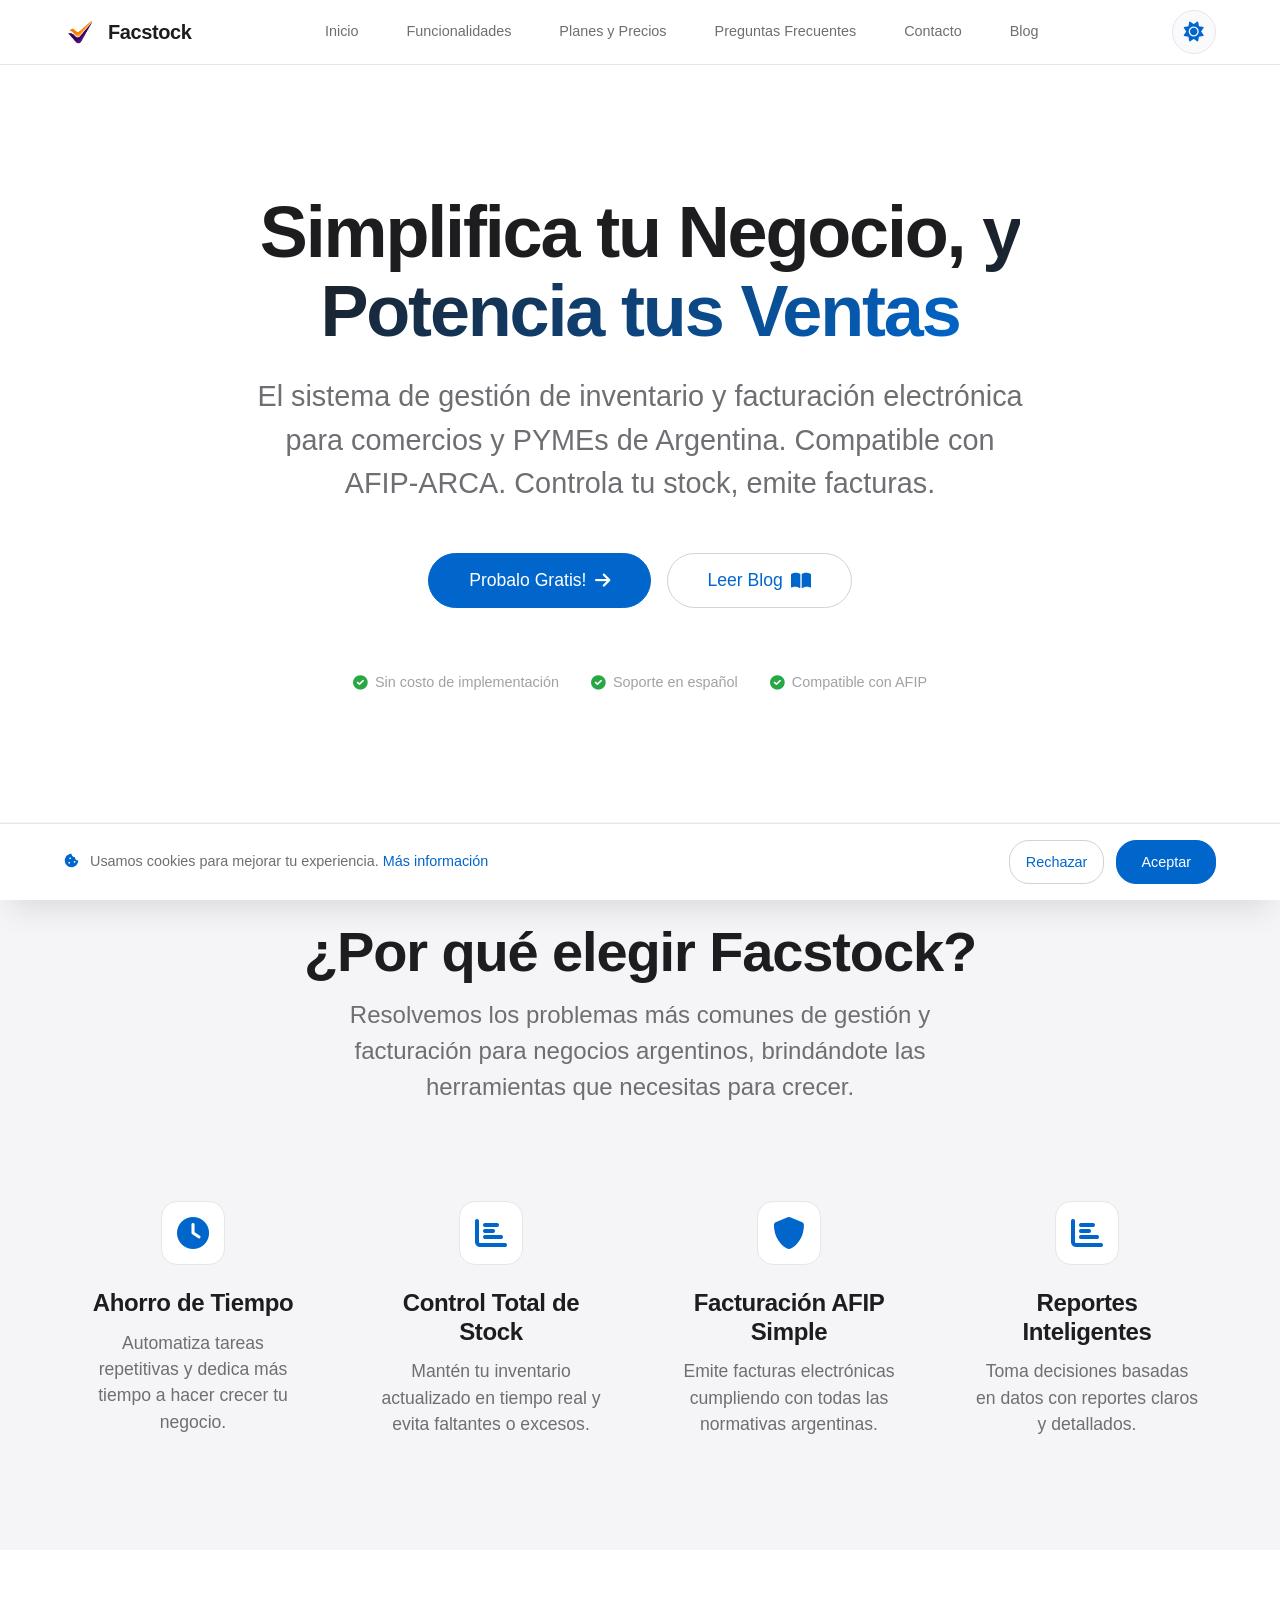
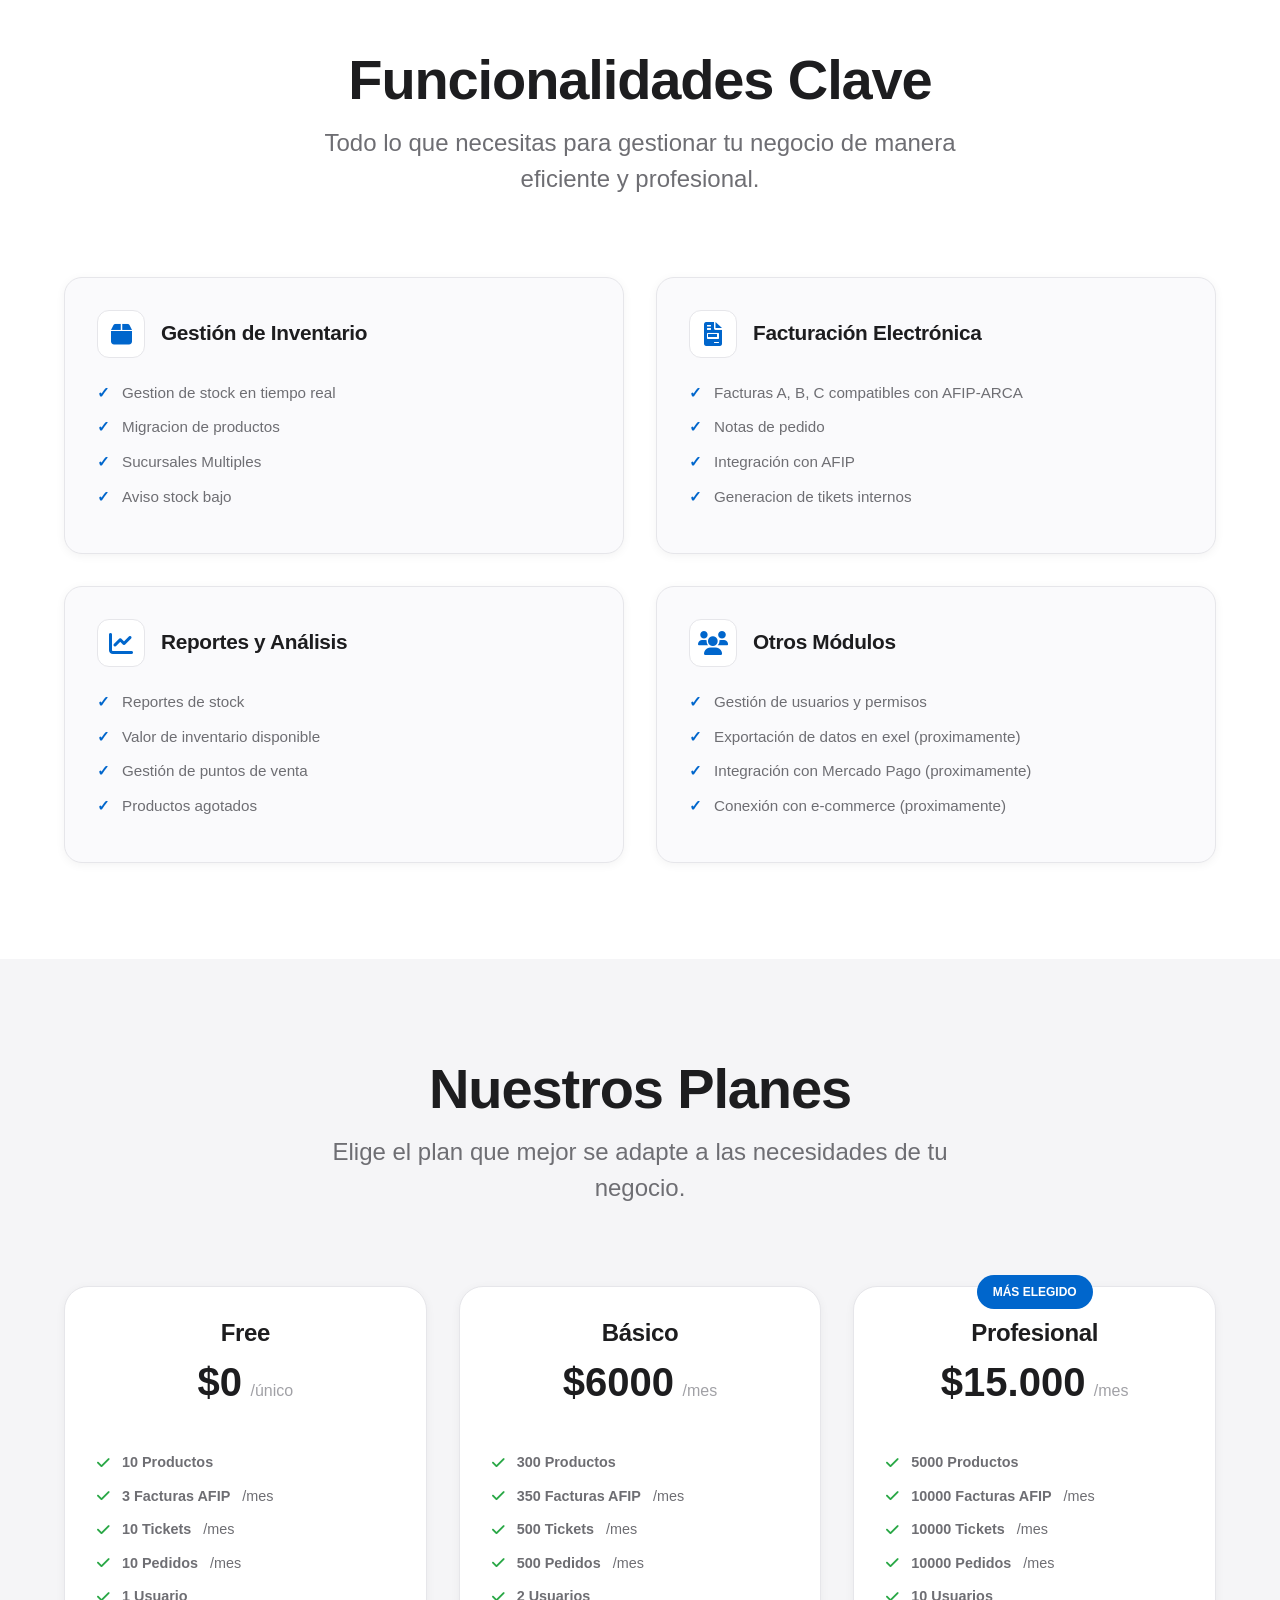
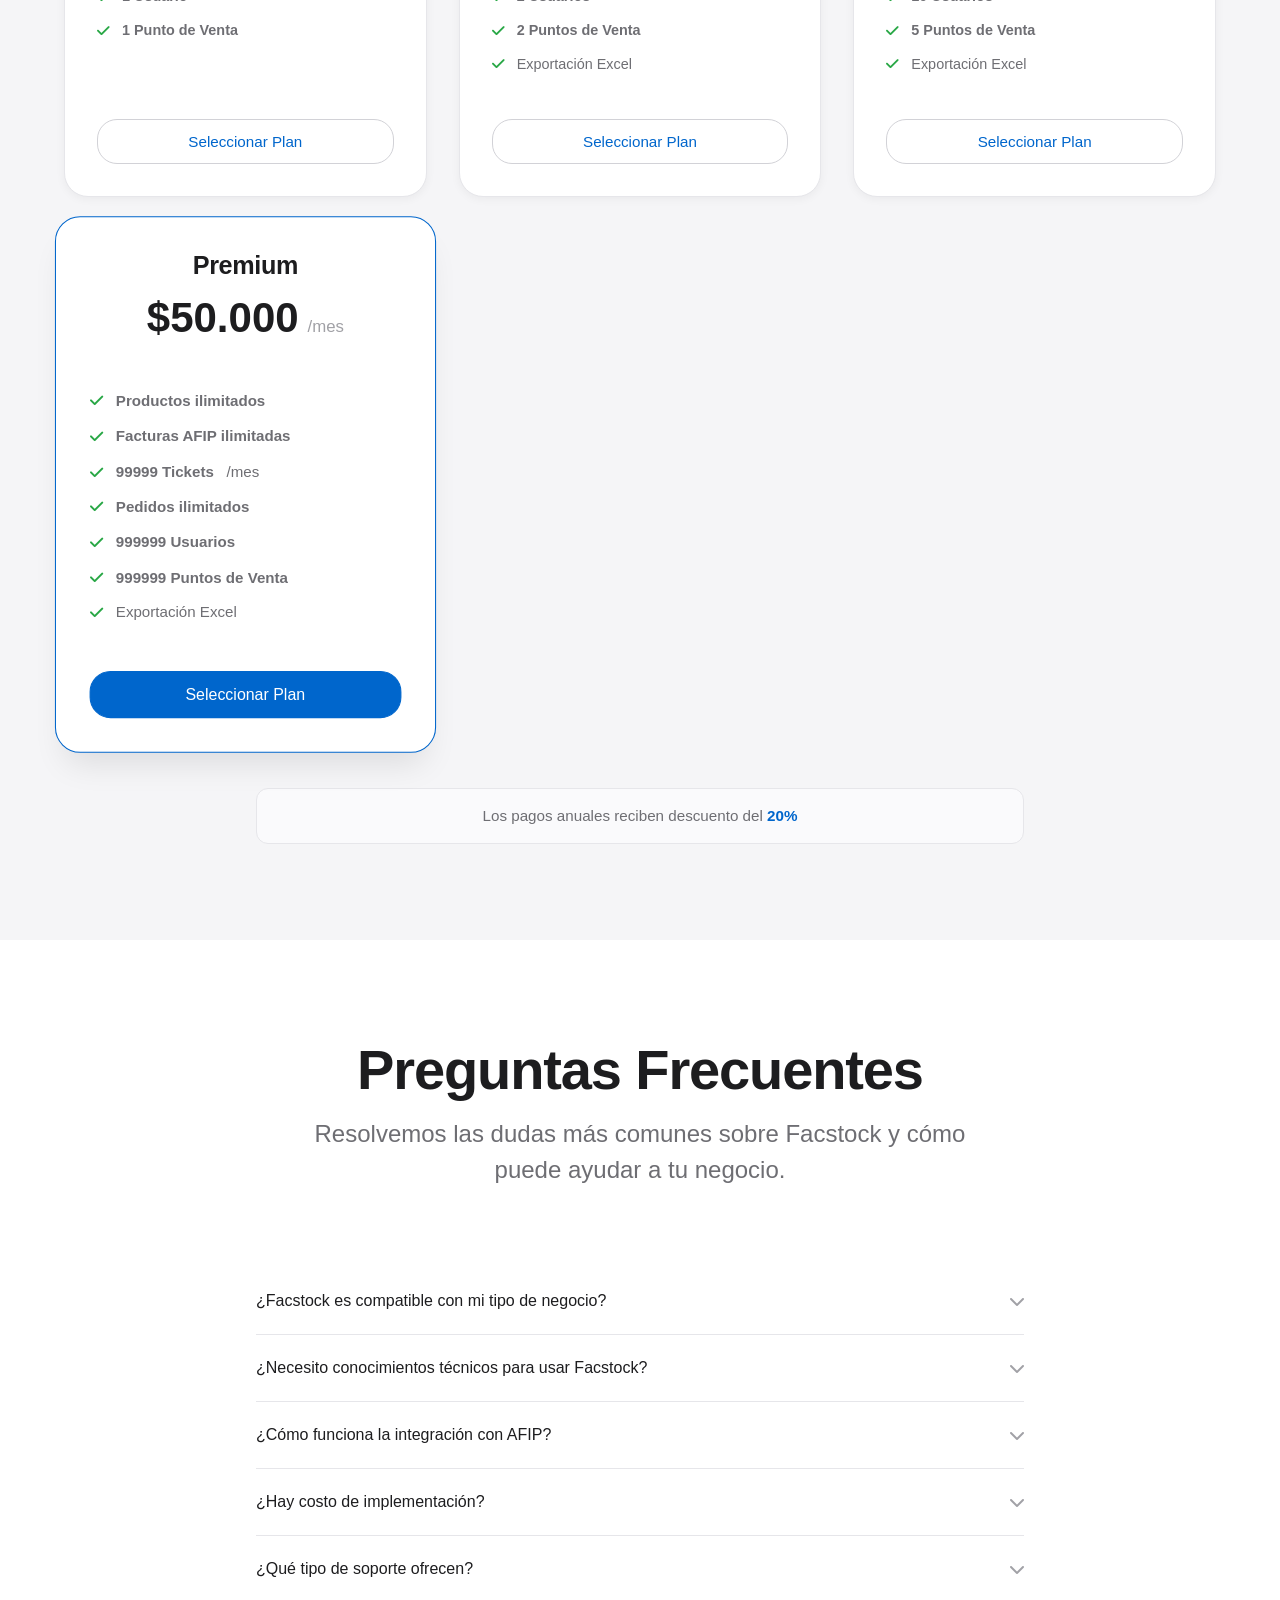
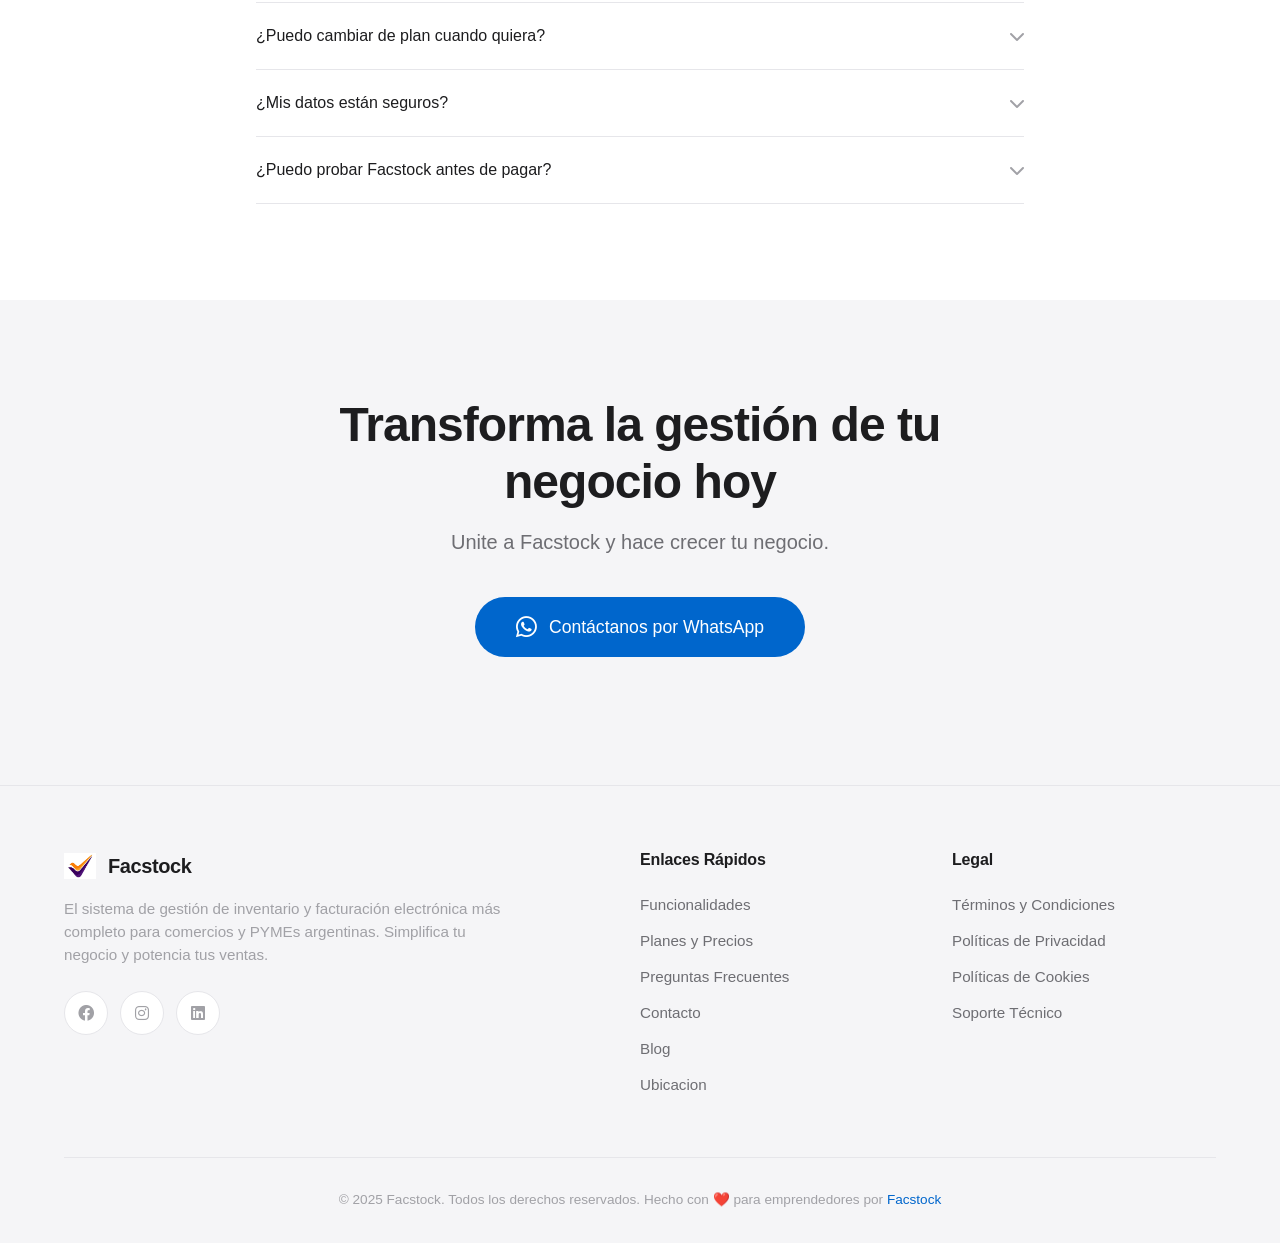
<file: index.html>
<!DOCTYPE html>
<html lang="es">
<head>
    <meta charset="UTF-8">
    <meta name="viewport" content="width=device-width, initial-scale=1.0">
    <title>Facstock | Software de inventario y facturación electrónica para PYMEs</title>
    <meta name="description" content="Facstock es el software argentino para comercios y PYMEs que controla stock, gestiona inventario y emite facturas electrónicas AFIP con facilidad.">
    <meta name="keywords" content="Facstock, software de inventario, facturación electrónica, AFIP, PYMEs Argentina, control de stock, punto de venta, gestión de inventario, venta online">
    <meta name="author" content="Facstock">
    <meta name="robots" content="index, follow">
    <meta name="theme-color" content="#0f172a">
    <link rel="canonical" href="https://facstock.com/">
    
    <!-- Open Graph / Facebook -->
    <meta property="og:site_name" content="Facstock">
    <meta property="og:type" content="website">
    <meta property="og:url" content="https://facstock.com/">
    <meta property="og:title" content="Facstock | Software de inventario y facturación electrónica para PYMEs">
    <meta property="og:description" content="Software para comercios y PYMEs argentinas que gestiona stock y facturación electrónica AFIP en un solo lugar.">
    <meta property="og:image" content="https://facstock.com/images/facstock-logo.webp">

    <!-- Twitter -->
    <meta name="twitter:card" content="summary_large_image">
    <meta name="twitter:url" content="https://facstock.com/">
    <meta name="twitter:title" content="Facstock | Software de inventario y facturación electrónica para PYMEs">
    <meta name="twitter:description" content="Software para comercios y PYMEs argentinas que gestiona stock y facturación electrónica AFIP en un solo lugar.">
    <meta name="twitter:image" content="https://facstock.com/images/facstock-logo.webp">

    <!-- Structured Data -->
    <script type="application/ld+json">
    {
      "@context": "https://schema.org",
      "@type": "WebSite",
      "url": "https://facstock.com/",
      "name": "Facstock",
      "description": "Software de inventario y facturación electrónica para comercios y PYMEs argentinas.",
      "publisher": {
        "@type": "Organization",
        "name": "Facstock",
        "logo": {
          "@type": "ImageObject",
          "url": "https://facstock.com/images/facstock-logo.webp"
        },
        "sameAs": [
          "https://www.facebook.com/profile.php?id=61578581776862",
          "https://www.instagram.com/facstock_/",
          "https://www.linkedin.com/company/facstock/"
        ]
      }
    }
    </script>

    <!-- Favicon -->
    <link rel="icon" type="image/ico" sizes="32x32" href="images/facstock-logo.ico">
    <link rel="icon" type="image/ico" sizes="16x16" href="images/facstock-logo.ico">
    <link rel="apple-touch-icon" href="images/facstock-logo.ico">

    <!-- Preload critical resources -->
    <link rel="stylesheet" href="css/main.css">
    <link rel="preload" href="https://cdnjs.cloudflare.com/ajax/libs/font-awesome/6.0.0/css/all.min.css" as="style">
    
    <!-- Stylesheets -->
    <link rel="stylesheet" href="css/main.css">
    <link href="https://cdnjs.cloudflare.com/ajax/libs/font-awesome/6.0.0/css/all.min.css" rel="stylesheet">

    <style>
        .blog-teaser {
            padding: 4rem 0 2rem;
            background: #f8fafc;
        }

        .blog-teaser .section-header {
            text-align: left;
        }

        .blog-teaser-grid {
            display: grid;
            gap: 1.5rem;
            margin-top: 2rem;
        }

        .blog-card {
            display: grid;
            grid-template-columns: 1fr;
            gap: 1.5rem;
            background: #ffffff;
            border: 1px solid #e2e8f0;
            border-radius: 24px;
            padding: 1.75rem;
        }

        .blog-card img {
            width: 100%;
            max-height: 300px;
            object-fit: cover;
            border-radius: 18px;
        }

        .blog-card-content {
            display: flex;
            flex-direction: column;
            gap: 1rem;
        }

        .blog-card .badge {
            display: inline-flex;
            align-items: center;
            gap: 0.4rem;
            padding: 0.5rem 0.95rem;
            border-radius: 999px;
            background: #e2e8f0;
            color: #0f172a;
            font-size: 0.82rem;
            font-weight: 700;
            text-transform: uppercase;
            letter-spacing: 0.08em;
        }

        .blog-card-title {
            margin: 0;
            font-size: clamp(1.5rem, 2.2vw, 2rem);
            line-height: 1.25;
            color: #111827;
        }

        .blog-card-text {
            margin: 0;
            color: #475569;
            line-height: 1.8;
            font-size: 1rem;
        }

        .blog-card-actions {
            display: flex;
            flex-wrap: wrap;
            gap: 1rem;
        }

        .blog-card .btn-primary,
        .blog-card .btn-outline {
            min-width: 160px;
        }

        @media (min-width: 768px) {
            .blog-card {
                grid-template-columns: 420px 1fr;
                align-items: center;
            }
        }
    </style>

    <!-- Structured Data -->
    <script type="application/ld+json">
    {
      "@context": "https://schema.org",
      "@type": "SoftwareApplication",
      "name": "Facstock",
      "description": "Sistema de gestion de inventario y facturacion electronica para comercios y PYMEs de Argentina",
      "url": "https://facstock.com",
      "applicationCategory": "BusinessApplication",
      "operatingSystem": "Web",
      "brand": {
        "@type": "Brand",
        "name": "Facstock"
      },
      "offers": {
        "@type": "Offer",
        "price": "15000",
        "priceCurrency": "ARS",
        "availability": "https://schema.org/InStock",
        "url": "https://facstock.com/#precios"
      },
      "aggregateRating": {
        "@type": "AggregateRating",
        "ratingValue": "4.9",
        "reviewCount": "150"
      }
    }
    </script>
</head>
<body>
    <!-- Skip to main content for accessibility 
    -->

    <!-- Header -->
    <header class="header" role="banner">
        <div class="container">
            <div class="header-content">
                <!-- Logo -->
                <a href="#main-content" class="skip-link">
                <div class="logo">
                    <img src="images/facstock-logo.webp" alt="Facstock Logo" class="logo-img" width="32" height="32">
                    <span class="logo-text">Facstock</span>
                </div></a>

                <!-- Desktop Navigation -->
                <nav class="nav-desktop" role="navigation" aria-label="Navegación principal">
                    <a href="#inicio" class="nav-link">Inicio</a>
                    <a href="#funcionalidades" class="nav-link">Funcionalidades</a>
                    <a href="#precios" class="nav-link">Planes y Precios</a>
                    <a href="#faq" class="nav-link">Preguntas Frecuentes</a>
                    <a href="#contacto" class="nav-link">Contacto</a>
                    <a href="blog/blog.html" class="nav-link">Blog</a>
                </nav>

                <!-- Desktop Actions -->
                <div class="header-actions">
                    <button class="theme-toggle" id="themeToggle" aria-label="Cambiar tema" type="button">
                        <i class="fas fa-sun sun-icon" aria-hidden="true"></i>
                        <i class="fas fa-moon moon-icon" aria-hidden="true"></i>
                    </button>
                   <!-- <a href="#login" class="login-link">Acceso Clientes</a>
                    <button class="btn btn-primary" type="button">¡Pruébalo Gratis!</button>-->
                </div>

                <!-- Mobile Menu Button -->
                <button class="mobile-menu-btn" id="mobileMenuBtn" aria-label="Abrir menú" aria-expanded="false" type="button">
                    <i class="fas fa-bars" aria-hidden="true"></i>
                </button>
            </div>
        </div>

        <!-- Mobile Menu -->
        <div class="mobile-menu" id="mobileMenu" role="navigation" aria-label="Menú móvil">
            <div class="mobile-menu-content">
                <a href="#inicio" class="mobile-nav-link">Inicio</a>
                <a href="#funcionalidades" class="mobile-nav-link">Funcionalidades</a>
                <a href="#precios" class="mobile-nav-link">Planes y Precios</a>
                <a href="#faq" class="mobile-nav-link">Preguntas Frecuentes</a>
                <a href="#contacto" class="mobile-nav-link">Contacto</a>
                <a href="blog/blog.html" class="mobile-nav-link">Blog</a>
                <div class="mobile-menu-footer">
                    <div class="theme-toggle-mobile">
                        <span>Tema</span>
                        <button class="theme-toggle" id="themeToggleMobile" aria-label="Cambiar tema" type="button">
                            <i class="fas fa-sun sun-icon" aria-hidden="true"></i>
                            <i class="fas fa-moon moon-icon" aria-hidden="true"></i>
                        </button>
                    </div>
                    <!--
                    <a href="#login" class="mobile-login-link">Acceso Clientes</a>
                    <button class="btn btn-primary btn-full" type="button">¡Pruébalo Gratis!</button>-->
                </div>
            </div>
        </div>
    </header>

    <main id="main-content" role="main">
        <!-- Hero Section -->
        <section id="inicio" class="hero" aria-labelledby="hero-title">
            <div class="container">
                <div class="hero-content">
                    <h1 id="hero-title" class="hero-title">
                         Simplifica tu Negocio, 
                        <span class="gradient-text">y Potencia tus Ventas</span>
                    </h1>
                    <p class="hero-subtitle">
                        El sistema de gestión de inventario y facturación electrónica para comercios y PYMEs de Argentina.
                        Compatible con AFIP-ARCA. Controla tu stock, emite facturas.
                    </p>
                    <div class="hero-actions">
                        <a href="https://front.facstock.com/" target="_blank">
                        <button class="btn btn-primary btn-large" type="button">
                            Probalo Gratis!
                            <i class="fas fa-arrow-right" aria-hidden="true"></i>
                        </button></a>
                        <a href="blog/blog.html">
                        <button class="btn btn-outline btn-large" type="button">
                            Leer Blog
                            <i class="fas fa-book-open" aria-hidden="true"></i>
                        </button></a>
                    </div>
                    <div class="hero-features">
                        <div class="hero-feature">
                            <i class="fas fa-check-circle" aria-hidden="true"></i>
                            <span>Sin costo de implementación</span>
                        </div>
                        <div class="hero-feature">
                            <i class="fas fa-check-circle" aria-hidden="true"></i>
                            <span>Soporte en español</span>
                        </div>
                        <div class="hero-feature">
                            <i class="fas fa-check-circle" aria-hidden="true"></i>
                            <span>Compatible con AFIP</span>
                        </div>
                    </div>
                </div>
            </div>
        </section>

      

        <!-- Benefits Section -->
        <section class="benefits" aria-labelledby="benefits-title">
            <div class="container">
                <div class="section-header">
                    <h2 id="benefits-title" class="section-title">¿Por qué elegir Facstock?</h2>
                    <p class="section-subtitle">
                        Resolvemos los problemas más comunes de gestión y facturación para negocios argentinos, 
                        brindándote las herramientas que necesitas para crecer.
                    </p>
                </div>
                <div class="benefits-grid">
                    <article class="benefit-card">
                        <div class="benefit-icon orange" aria-hidden="true">
                            <i class="fas fa-clock"></i>
                        </div>
                        <h3 class="benefit-title">Ahorro de Tiempo</h3>
                        <p class="benefit-description">Automatiza tareas repetitivas y dedica más tiempo a hacer crecer tu negocio.</p>
                    </article>
                    <article class="benefit-card">
                        <div class="benefit-icon purple" aria-hidden="true">
                            <i class="fas fa-chart-bar"></i>
                        </div>
                        <h3 class="benefit-title">Control Total de Stock</h3>
                        <p class="benefit-description">Mantén tu inventario actualizado en tiempo real y evita faltantes o excesos.</p>
                    </article>
                    <article class="benefit-card">
                        <div class="benefit-icon orange" aria-hidden="true">
                            <i class="fas fa-shield-alt"></i>
                        </div>
                        <h3 class="benefit-title">Facturación AFIP Simple</h3>
                        <p class="benefit-description">Emite facturas electrónicas cumpliendo con todas las normativas argentinas.</p>
                    </article>
                    <article class="benefit-card">
                        <div class="benefit-icon purple" aria-hidden="true">
                            <i class="fas fa-chart-bar"></i>
                        </div>
                        <h3 class="benefit-title">Reportes Inteligentes</h3>
                        <p class="benefit-description">Toma decisiones basadas en datos con reportes claros y detallados.</p>
                    </article>
                </div>
            </div>
        </section>

        <!-- Features Section -->
        <section id="funcionalidades" class="features" aria-labelledby="features-title">
            <div class="container">
                <div class="section-header">
                    <h2 id="features-title" class="section-title">Funcionalidades Clave</h2>
                    <p class="section-subtitle">
                        Todo lo que necesitas para gestionar tu negocio de manera eficiente y profesional.
                    </p>
                </div>
                <div class="features-grid">
                    <article class="feature-card">
                        <div class="feature-header">
                            <div class="feature-icon orange" aria-hidden="true">
                                <i class="fas fa-box"></i>
                            </div>
                            <h3 class="feature-title">Gestión de Inventario</h3>
                        </div>
                        <ul class="feature-list">
                            <li>Gestion de stock en tiempo real</li>
                            <li>Migracion de productos</li>
                            <li>Sucursales Multiples</li>
                            <li>Aviso stock bajo</li>
                           <!-- <li>Múltiples depósitos/sucursales</li>-->
                        </ul>
                    </article>
                    <article class="feature-card">
                        <div class="feature-header">
                            <div class="feature-icon purple" aria-hidden="true">
                                <i class="fas fa-file-invoice"></i>
                            </div>
                            <h3 class="feature-title">Facturación Electrónica</h3>
                        </div>
                        <ul class="feature-list">
                            <li>Facturas A, B, C compatibles con AFIP-ARCA</li>
                            <li>Notas de pedido</li>
                           <!-- <li>Personalización de comprobantes</li>
                            <li>Gestión de clientes y proveedores</li>-->
                            <li>Integración con AFIP</li>
                            <li>Generacion de tikets internos</li>
                        </ul>
                    </article>
                    <article class="feature-card">
                        <div class="feature-header">
                            <div class="feature-icon orange" aria-hidden="true">
                                <i class="fas fa-chart-line"></i>
                            </div>
                            <h3 class="feature-title">Reportes y Análisis</h3>
                        </div>
                        <ul class="feature-list">
                            <!--<li>Informes de ventas y rentabilidad</li>-->
                            <li>Reportes de stock</li>
                            <li>Valor de inventario disponible</li>
                            <li>Gestión de puntos de venta</li>
                            <li>Productos agotados</li>
                        </ul>
                    </article>
                    <article class="feature-card">
                        <div class="feature-header">
                            <div class="feature-icon purple" aria-hidden="true">
                                <i class="fas fa-users"></i>
                            </div>
                            <h3 class="feature-title">Otros Módulos</h3>
                        </div>
                        <ul class="feature-list">
                           <!-- <li>CRM básico integrado</li>-->
                           <li>Gestión de usuarios y permisos</li>
                           <li>Exportación de datos en exel (proximamente)</li>
                            <li>Integración con Mercado Pago (proximamente)</li>
                            <li>Conexión con e-commerce (proximamente)</li>
                        </ul>
                    </article>
                </div>
            </div>
        </section>

       <!-- Pricing Section -->
<section id="precios" class="pricing" aria-labelledby="pricing-title">
    <div class="container">
        <div class="section-header">
            <h2 id="pricing-title" class="section-title">Nuestros Planes</h2>
            <p class="section-subtitle">
                Elige el plan que mejor se adapte a las necesidades de tu negocio.
            </p>
        </div>
        
        <div class="pricing-grid">
            <!-- Plan Free -->
            <article class="pricing-card">
                <div class="pricing-header">
                    <h3 class="plan-name">Free</h3>
                    <div class="plan-price">
                        <span class="price">$0</span>
                        <span class="period">/único</span>
                    </div>
                </div>
                <ul class="plan-features">
                    <li><i class="fas fa-check" aria-hidden="true"></i> <strong>10 Productos</strong></li>
                    <li><i class="fas fa-check" aria-hidden="true"></i> <strong>3 Facturas AFIP</strong>/mes</li>
                    <li><i class="fas fa-check" aria-hidden="true"></i> <strong>10 Tickets</strong>/mes</li>
                    <li><i class="fas fa-check" aria-hidden="true"></i> <strong>10 Pedidos</strong>/mes</li>
                    <li><i class="fas fa-check" aria-hidden="true"></i> <strong>1 Usuario</strong></li>
                    <li><i class="fas fa-check" aria-hidden="true"></i> <strong>1 Punto de Venta</strong></li>
                </ul>
                <a href="https://front.facstock.com/" target="_blank">
                    <button class="btn btn-outline btn-full" type="button">Seleccionar Plan</button>
                </a>
            </article>

            <!-- Plan Básico -->
            <article class="pricing-card">
                
                <div class="pricing-header">
                    <h3 class="plan-name">Básico</h3>
                    <div class="plan-price">
                        <span class="price">$6000</span>
                        <span class="period">/mes</span>
                    </div>
                </div>
                <ul class="plan-features">
                    <li><i class="fas fa-check" aria-hidden="true"></i> <strong>300 Productos</strong></li>
                    <li><i class="fas fa-check" aria-hidden="true"></i> <strong>350 Facturas AFIP</strong>/mes</li>
                    <li><i class="fas fa-check" aria-hidden="true"></i> <strong>500 Tickets</strong>/mes</li>
                    <li><i class="fas fa-check" aria-hidden="true"></i> <strong>500 Pedidos</strong>/mes</li>
                    <li><i class="fas fa-check" aria-hidden="true"></i> <strong>2 Usuarios</strong></li>
                    <li><i class="fas fa-check" aria-hidden="true"></i> <strong>2 Puntos de Venta</strong></li>
                    <li><i class="fas fa-check" aria-hidden="true"></i> Exportación Excel</li>
                </ul>
                <a href="https://front.facstock.com/" target="_blank">
                    <button class="btn btn-outline btn-full" type="button">Seleccionar Plan</button>
                </a>
            </article>

            <!-- Plan Profesional -->
            <article class="pricing-card">
                <div class="pricing-header">
                     <div class="popular-badge">MÁS ELEGIDO</div>
                    <h3 class="plan-name">Profesional</h3>
                    <div class="plan-price">
                        <span class="price">$15.000</span>
                        <span class="period">/mes</span>
                    </div>
                </div>
                <ul class="plan-features">
                    <li><i class="fas fa-check" aria-hidden="true"></i> <strong>5000 Productos</strong></li>
                    <li><i class="fas fa-check" aria-hidden="true"></i> <strong>10000 Facturas AFIP</strong>/mes</li>
                    <li><i class="fas fa-check" aria-hidden="true"></i> <strong>10000 Tickets</strong>/mes</li>
                    <li><i class="fas fa-check" aria-hidden="true"></i> <strong>10000 Pedidos</strong>/mes</li>
                    <li><i class="fas fa-check" aria-hidden="true"></i> <strong>10 Usuarios</strong></li>
                    <li><i class="fas fa-check" aria-hidden="true"></i> <strong>5 Puntos de Venta</strong></li>
                    <li><i class="fas fa-check" aria-hidden="true"></i> Exportación Excel</li>
                </ul>
                <a href="https://front.facstock.com/" target="_blank">
                    <button class="btn btn-outline btn-full" type="button">Seleccionar Plan</button>
                </a>
            </article>

            <!-- Plan Premium -->
            <article class="pricing-card popular">
               
                <div class="pricing-header">
                    <h3 class="plan-name">Premium</h3>
                    <div class="plan-price">
                        <span class="price">$50.000</span>
                        <span class="period">/mes</span>
                    </div>
                </div>
                <ul class="plan-features">
                    <li><i class="fas fa-check" aria-hidden="true"></i> <strong>Productos ilimitados</strong></li>
                    <li><i class="fas fa-check" aria-hidden="true"></i> <strong>Facturas AFIP ilimitadas</strong></li>
                    <li><i class="fas fa-check" aria-hidden="true"></i> <strong>99999 Tickets</strong>/mes</li>
                    <li><i class="fas fa-check" aria-hidden="true"></i> <strong>Pedidos ilimitados</strong></li>
                    <li><i class="fas fa-check" aria-hidden="true"></i> <strong>999999 Usuarios</strong></li>
                    <li><i class="fas fa-check" aria-hidden="true"></i> <strong>999999 Puntos de Venta</strong></li>
                    <li><i class="fas fa-check" aria-hidden="true"></i> Exportación Excel</li>
                </ul>
                <a href="https://front.facstock.com/" target="_blank">
                    <button class="btn btn-primary btn-full" type="button">Seleccionar Plan</button>
                </a>
            </article>
        </div>
        
        <!-- Nota opcional sobre facturación -->
        <div class="pricing-note">
            <p> Los pagos anuales reciben descuento del 
            <strong>20%</strong></p>
        </div>
    </div>
</section>

        <!-- FAQ Section -->
        <section id="faq" class="faq" aria-labelledby="faq-title">
            <div class="container">
                <div class="section-header">
                    <h2 id="faq-title" class="section-title">Preguntas Frecuentes</h2>
                    <p class="section-subtitle">
                        Resolvemos las dudas más comunes sobre Facstock y cómo puede ayudar a tu negocio.
                    </p>
                </div>
                <div class="faq-container">
                    <article class="faq-item">
                        <button class="faq-question" data-faq="0" aria-expanded="false" type="button">
                            ¿Facstock es compatible con mi tipo de negocio?
                            <i class="fas fa-chevron-down" aria-hidden="true"></i>
                        </button>
                        <div class="faq-answer">
                            <p>Facstock está diseñado para todo tipo de comercios y PYMEs: kioscos, tiendas de ropa, ferreterías, minimercados, librerías, distribuidoras y más. Si vendes productos y necesitas facturar, Facstock es para ti.</p>
                        </div>
                    </article>
                    <article class="faq-item">
                        <button class="faq-question" data-faq="1" aria-expanded="false" type="button">
                            ¿Necesito conocimientos técnicos para usar Facstock?
                            <i class="fas fa-chevron-down" aria-hidden="true"></i>
                        </button>
                        <div class="faq-answer">
                            <p>No, Facstock está diseñado para ser intuitivo y fácil de usar. Nuestro equipo te ayuda con la configuración inicial y ofrecemos capacitación para que puedas aprovechar al máximo todas las funcionalidades.</p>
                        </div>
                    </article>
                    <article class="faq-item">
                        <button class="faq-question" data-faq="2" aria-expanded="false" type="button">
                            ¿Cómo funciona la integración con AFIP?
                            <i class="fas fa-chevron-down" aria-hidden="true"></i>
                        </button>
                        <div class="faq-answer">
                            <p>Facstock se conecta automáticamente con AFIP-ARCA para emitir facturas electrónicas válidas. Solo necesitas tus credenciales fiscales y nosotros nos encargamos del resto. Todas las facturas cumplen con la normativa argentina.</p>
                        </div>
                    </article>
                    <article class="faq-item">
                        <button class="faq-question" data-faq="3" aria-expanded="false" type="button">
                            ¿Hay costo de implementación?
                            <i class="fas fa-chevron-down" aria-hidden="true"></i>
                        </button>
                        <div class="faq-answer">
                            <p>No, la implementación de Facstock es completamente gratuita. Solo pagas la suscripción mensual del plan que elijas. Nuestro equipo te ayuda con la configuración inicial sin costo adicional.</p>
                        </div>
                    </article>
                    <article class="faq-item">
                        <button class="faq-question" data-faq="4" aria-expanded="false" type="button">
                            ¿Qué tipo de soporte ofrecen?
                            <i class="fas fa-chevron-down" aria-hidden="true"></i>
                        </button>
                        <div class="faq-answer">
                            <p>Ofrecemos soporte en español por email, chat y WhatsApp. Los tiempos de respuesta varían según el plan: Plan Emprendedor (24-48hs), Plan PYME (8-12hs), Plan Pro (soporte prioritario 24/7).</p>
                        </div>
                    </article>
                    <article class="faq-item">
                        <button class="faq-question" data-faq="5" aria-expanded="false" type="button">
                            ¿Puedo cambiar de plan cuando quiera?
                            <i class="fas fa-chevron-down" aria-hidden="true"></i>
                        </button>
                        <div class="faq-answer">
                            <p>Sí, puedes cambiar tu plan en cualquier momento. Si necesitas más funcionalidades puedes hacer upgrade, y si necesitas reducir costos puedes hacer downgrade. Los cambios se aplican en el próximo período de facturación.</p>
                        </div>
                    </article>
                    <article class="faq-item">
                        <button class="faq-question" data-faq="6" aria-expanded="false" type="button">
                            ¿Mis datos están seguros?
                            <i class="fas fa-chevron-down" aria-hidden="true"></i>
                        </button>
                        <div class="faq-answer">
                            <p>Absolutamente. Utilizamos encriptación de nivel bancario y servidores seguros. Realizamos backups automáticos diarios y cumplimos con todas las normativas de protección de datos. Tu información está completamente protegida.</p>
                        </div>
                    </article>
                    <article class="faq-item">
                        <button class="faq-question" data-faq="7" aria-expanded="false" type="button">
                            ¿Puedo probar Facstock antes de pagar?
                            <i class="fas fa-chevron-down" aria-hidden="true"></i>
                        </button>
                        <div class="faq-answer">
                            <p>¡Por supuesto! Ofrecemos  prueba gratuita sin compromiso. Puedes probar todas las funcionalidades y decidir si Facstock es la solución ideal para tu negocio.</p>
                        </div>
                    </article>
                </div>
            </div>
        </section>

       <!-- CTA Section -->
<section id="contacto" class="cta" aria-labelledby="cta-title">
    <div class="container">
        <div class="cta-content">
            <h2 id="cta-title" class="cta-title">Transforma la gestión de tu negocio hoy</h2>
            <p class="cta-subtitle">
                Unite a Facstock y hace crecer tu negocio.
            </p>
            <div class="cta-contact">
                <a href="https://wa.me/5493834901162?text=¡Hola%20Facstock!%20Estoy%20interesado%20en%20conocer%20más%20sobre%20su%20sistema" 
                   class="whatsapp-btn" 
                   target="_blank" 
                   rel="noopener noreferrer">
                    <i class="fab fa-whatsapp" aria-hidden="true"></i>
                    <span>Contáctanos por WhatsApp</span>
                </a>
            </div>
            
        </div>
    </div>
</section>

    </main>

    <!-- Footer -->
    <footer class="footer" role="contentinfo">
        <div class="container">
            <div class="footer-content">
                <div class="footer-main">
                    <div class="footer-brand">
                        <img src="images/facstock-logo.webp" alt="Facstock Logo" class="footer-logo" width="32" height="32">
                        <span class="footer-brand-text">Facstock</span>
                    </div>
                    <p class="footer-description">
                        El sistema de gestión de inventario y facturación electrónica más completo para comercios y PYMEs
                        argentinas. Simplifica tu negocio y potencia tus ventas.
                    </p>
                    <div class="footer-social">
                        <a href="https://www.facebook.com/profile.php?id=61578581776862" target="_blank" class="social-link" aria-label="Facebook"><i class="fab fa-facebook" aria-hidden="true"></i></a>
                        <a href="https://www.instagram.com/facstock_/" target="_blank" class="social-link" aria-label="Instagram"><i class="fab fa-instagram" aria-hidden="true"></i></a>
                        <a href="https://www.linkedin.com/company/facstock/" target="_blank" class="social-link" aria-label="LinkedIn"><i class="fab fa-linkedin" aria-hidden="true"></i></a>
                    </div>
                </div>
                <div class="footer-links">
                    <h3 class="footer-title">Enlaces Rápidos</h3>
                    <ul class="footer-list">
                        <li><a href="#funcionalidades" class="footer-link">Funcionalidades</a></li>
                        <li><a href="#precios" class="footer-link">Planes y Precios</a></li>
                        <li><a href="#faq" class="footer-link">Preguntas Frecuentes</a></li>
                        <li><a href="#contacto" class="footer-link">Contacto</a></li>
                        <li><a href="blog/blog.html" class="footer-link">Blog</a></li>
                        <li>   <a href="https://maps.app.goo.gl/HWqXecHLHPqGzmUv5" class="footer-link" target="_blank">Ubicacion</a></li>
                    </ul>
                </div>
                <div class="footer-legal">
                    <h3 class="footer-title">Legal</h3>
                    <ul class="footer-list">
                        <li><a href="./terminos-y-condiciones.html" class="footer-link">Términos y Condiciones</a></li>
                        <li><a href="./politica-de-privacidad.html" class="footer-link">Políticas de Privacidad</a></li>
                        <li><a href="./politica-de-cookies.html" class="footer-link">Políticas de Cookies</a></li>
                        <li><a href="https://wa.me/5493834901162?text=¡Hola%20Facstock estoy por el soporte tecnico" target="_blank" class="footer-link">Soporte Técnico</a></li>
                    </ul>
                </div>
            </div>
            <div class="footer-bottom">
                <p>&copy; 2025 Facstock. Todos los derechos reservados. Hecho con ❤️ para emprendedores por
                    <a href="https://www.linkedin.com/company/facstock/" target="_blank"  >Facstock</a>
                </p>
            </div>
        </div>
    </footer>

    <script src="script.js"></script>
</body>
<!-- Cookie Consent Banner -->
<div class="cookie-consent" id="cookieConsent" style="display: none; position: fixed; bottom: 0; left: 0; right: 0; background: var(--bg-primary); border-top: 1px solid var(--border-light); padding: 1rem; box-shadow: var(--shadow-lg); z-index: 9999; backdrop-filter: blur(10px);">
    <div class="container" style="display: flex; flex-wrap: wrap; align-items: center; justify-content: space-between; gap: 1rem;">
        <div style="flex: 1; min-width: 250px;">
            <p style="margin: 0; color: var(--text-secondary); font-size: 0.9rem;">
                <i class="fas fa-cookie-bite" style="color: var(--accent-color); margin-right: 0.5rem;"></i>
                Usamos cookies para mejorar tu experiencia. 
                <a href="politica-de-cookies.html" style="color: var(--accent-color);">Más información</a>
            </p>
        </div>
        <div style="display: flex; gap: 0.75rem; flex-wrap: wrap;">
            <button class="btn btn-outline" style="padding: 0.5rem 1rem; font-size: 0.9rem;" onclick="rejectCookies()">Rechazar</button>
            <button class="btn btn-primary" style="padding: 0.5rem 1.5rem; font-size: 0.9rem;" onclick="acceptCookies()">Aceptar</button>
        </div>
    </div>
</div>

<script>
// Cookie Consent Management
function getCookie(name) {
    const value = `; ${document.cookie}`;
    const parts = value.split(`; ${name}=`);
    if (parts.length === 2) return parts.pop().split(';').shift();
}

function setCookie(name, value, days) {
    const date = new Date();
    date.setTime(date.getTime() + (days * 24 * 60 * 60 * 1000));
    document.cookie = `${name}=${value};expires=${date.toUTCString()};path=/;SameSite=Lax`;
}

function acceptCookies() {
    setCookie('cookie_consent', 'accepted', 365);
    document.getElementById('cookieConsent').style.display = 'none';
    // Aquí puedes activar Google Analytics u otros servicios
    console.log('Cookies aceptadas');
}

function rejectCookies() {
    setCookie('cookie_consent', 'rejected', 365);
    document.getElementById('cookieConsent').style.display = 'none';
    // Aquí puedes desactivar Google Analytics
    console.log('Cookies rechazadas');
}

// Verificar consentimiento al cargar la página
document.addEventListener('DOMContentLoaded', function() {
    const consent = getCookie('cookie_consent');
    if (!consent) {
        document.getElementById('cookieConsent').style.display = 'block';
    }
});
</script>
</html>
</file>
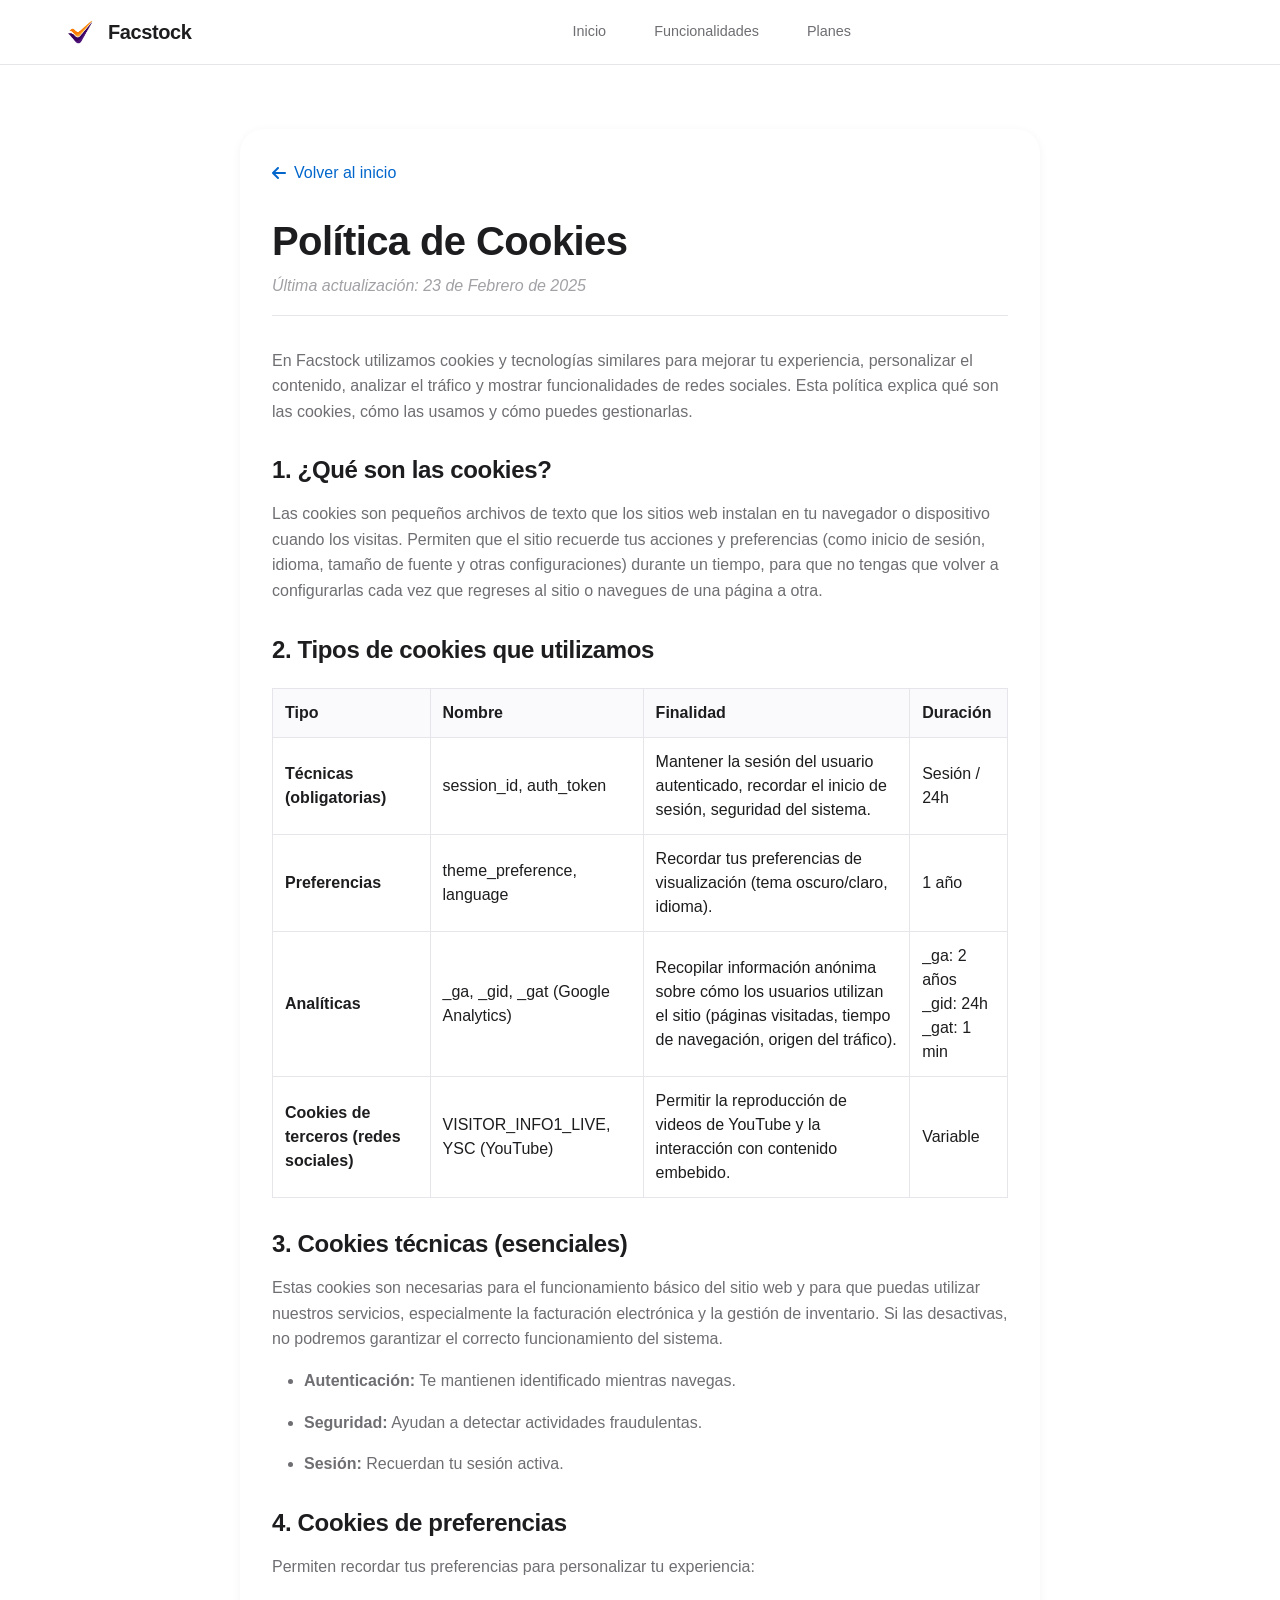
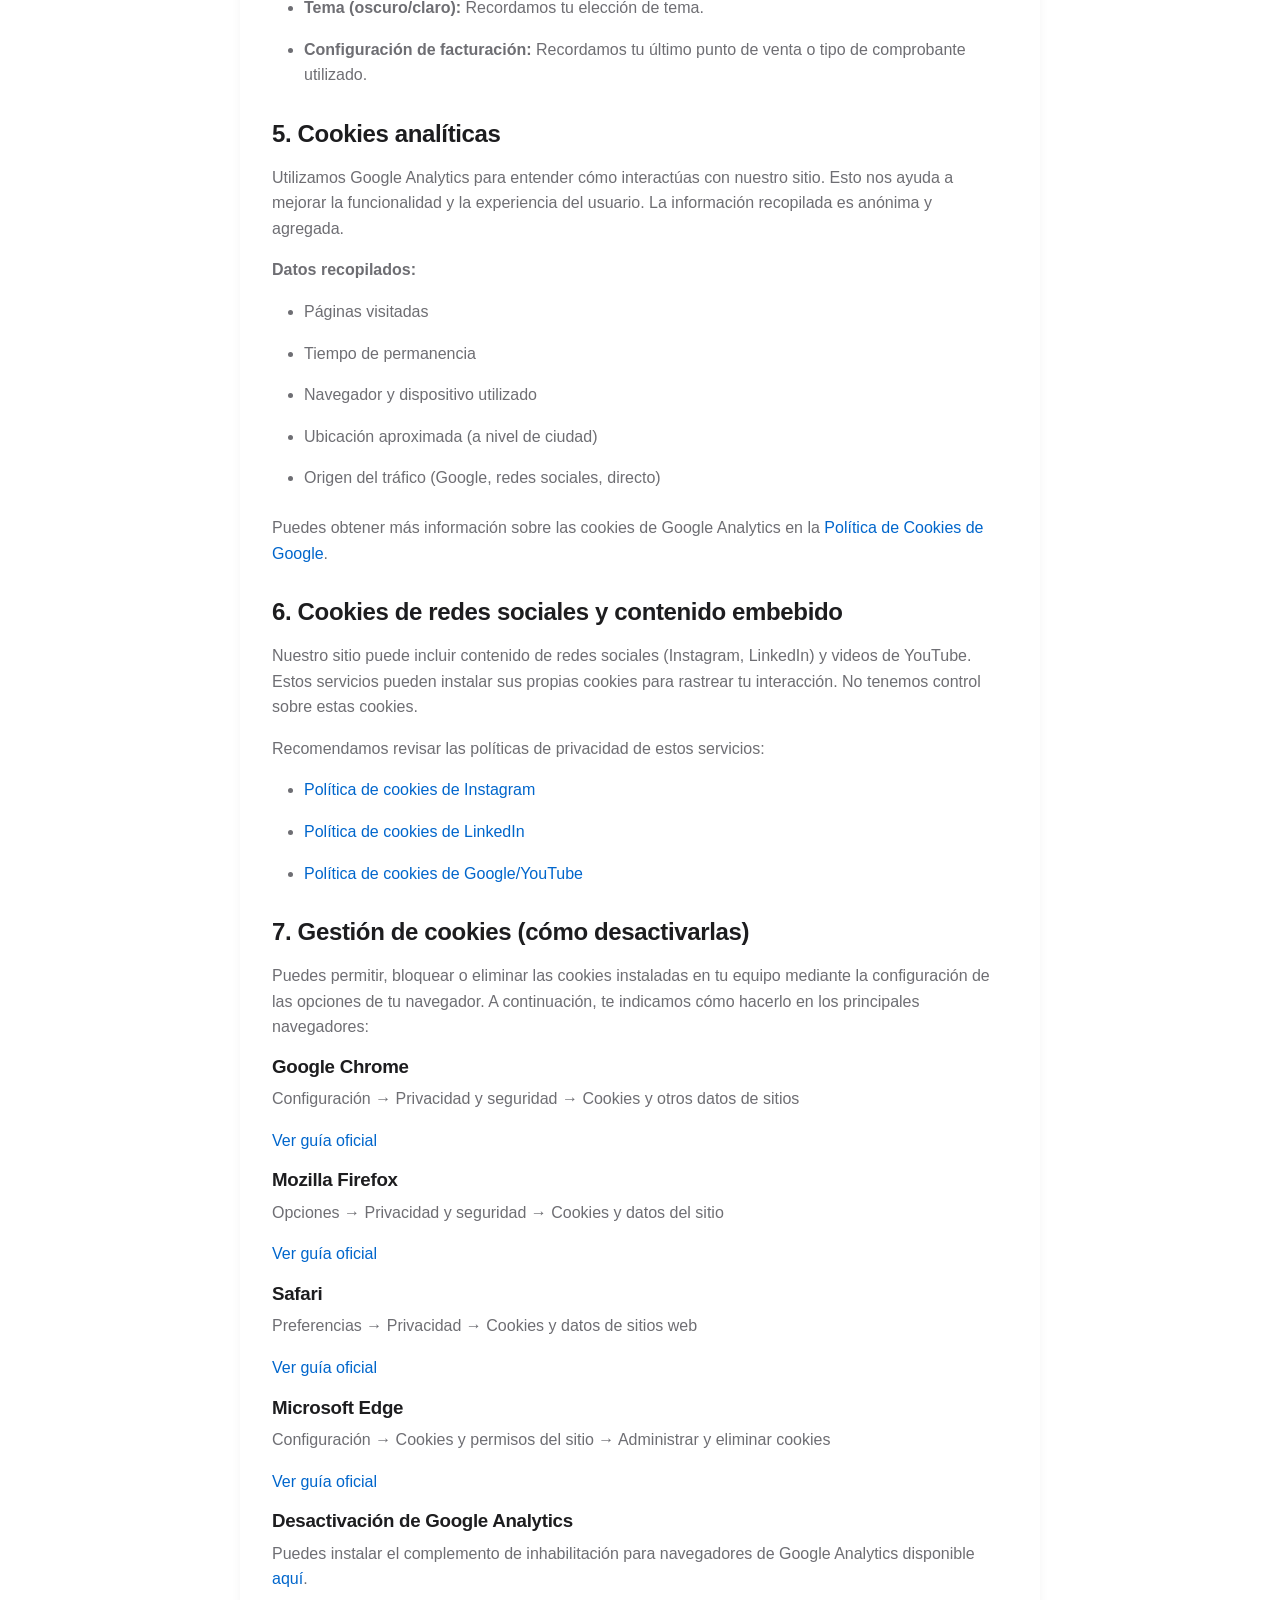
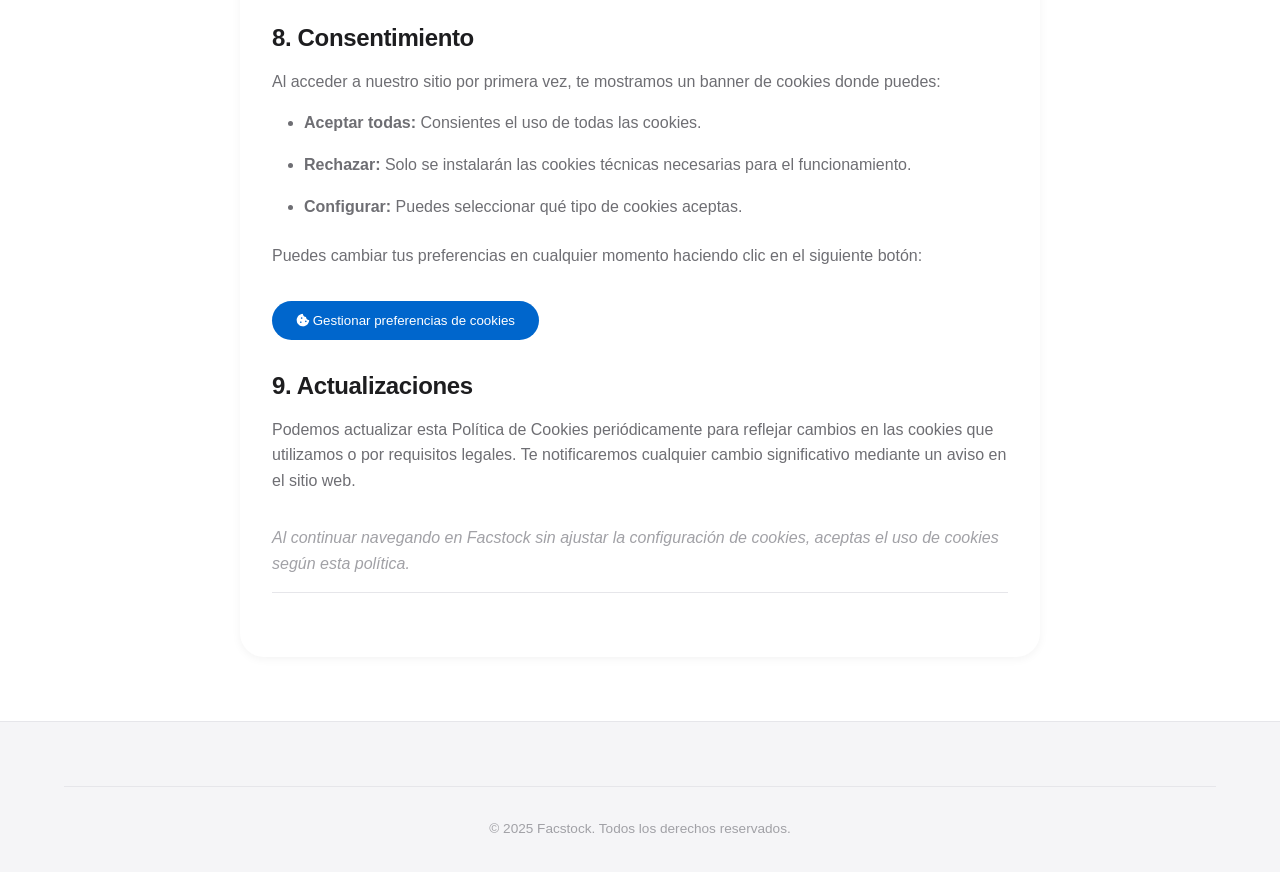
<file: politica-de-cookies.html>
<!DOCTYPE html>
<html lang="es">
<head>
    <meta charset="UTF-8">
    <meta name="viewport" content="width=device-width, initial-scale=1.0">
    <title>Política de Cookies | Facstock - Gestión de Cookies Argentina</title>
    <meta name="description" content="Política de cookies de Facstock. Información sobre los tipos de cookies que utilizamos, su finalidad y cómo gestionarlas en tu navegador.">
    <meta name="keywords" content="política cookies facstock, cookies argentina, gestión cookies, ley cookies argentina, consentimiento cookies">
    <meta name="author" content="Facstock">
    <meta name="robots" content="index, follow">
    <link rel="canonical" href="https://facstock.com/politica-de-cookies.html">
    
    <!-- Open Graph / Facebook -->
    <meta property="og:type" content="website">
    <meta property="og:url" content="https://facstock.com/politica-de-cookies.html">
    <meta property="og:title" content="Política de Cookies - Facstock">
    <meta property="og:description" content="Conoce cómo utilizamos las cookies en Facstock y cómo gestionarlas.">
    <meta property="og:image" content="https://facstock.com/images/facstock-logo.webp">

    <!-- Twitter -->
    <meta property="twitter:card" content="summary_large_image">
    <meta property="twitter:url" content="https://facstock.com/politica-de-cookies.html">
    <meta property="twitter:title" content="Política de Cookies - Facstock">
    <meta property="twitter:description" content="Información sobre cookies en Facstock.">
    <meta property="twitter:image" content="https://facstock.com/images/facstock-logo.webp">

    <!-- Favicon -->
    <link rel="icon" type="image/png" sizes="32x32" href="images/facstock-logo.webp">
    <link rel="icon" type="image/png" sizes="16x16" href="images/facstock-logo.webp">
    <link rel="apple-touch-icon" href="images/facstock-logo.webp">

    <!-- Preload critical resources -->
    <link rel="preload" href="css/main.css" as="style">
    <link rel="preload" href="https://cdnjs.cloudflare.com/ajax/libs/font-awesome/6.0.0/css/all.min.css" as="style">
    
    <!-- Stylesheets -->
    <link rel="stylesheet" href="css/main.css">
    <link href="https://cdnjs.cloudflare.com/ajax/libs/font-awesome/6.0.0/css/all.min.css" rel="stylesheet">

    <!-- Structured Data -->
    <script type="application/ld+json">
    {
      "@context": "https://schema.org",
      "@type": "AboutPage",
      "name": "Política de Cookies de Facstock",
      "description": "Política de cookies y tecnologías similares utilizadas en Facstock",
      "url": "https://facstock.com/politica-de-cookies.html",
      "provider": {
        "@type": "Organization",
        "name": "Facstock",
        "url": "https://facstock.com"
      }
    }
    </script>
    <link href="https://cdnjs.cloudflare.com/ajax/libs/font-awesome/6.0.0/css/all.min.css" rel="stylesheet">
    <style>
        .legal-content {
            max-width: 800px;
            margin: 4rem auto;
            padding: 2rem;
            background: var(--bg-primary);
            border-radius: 24px;
            box-shadow: var(--shadow);
        }
        .legal-content h1 {
            font-size: 2.5rem;
            margin-bottom: 0.5rem;
        }
        .legal-content h2 {
            font-size: 1.5rem;
            margin: 2rem 0 1rem;
        }
        .legal-content p, .legal-content li {
            color: var(--text-secondary);
            line-height: 1.6;
            margin-bottom: 1rem;
        }
        .legal-content ul, .legal-content ol {
            margin-left: 2rem;
            margin-bottom: 1.5rem;
        }
        .legal-content .last-updated {
            color: var(--text-muted);
            font-style: italic;
            margin-bottom: 2rem;
            padding-bottom: 1rem;
            border-bottom: 1px solid var(--border-light);
        }
        .cookie-table {
            width: 100%;
            border-collapse: collapse;
            margin: 1.5rem 0;
        }
        .cookie-table th, .cookie-table td {
            border: 1px solid var(--border-light);
            padding: 0.75rem;
            text-align: left;
        }
        .cookie-table th {
            background: var(--bg-muted);
        }
        .back-link {
            display: inline-flex;
            align-items: center;
            gap: 0.5rem;
            margin-bottom: 2rem;
            color: var(--accent-color);
        }
        .btn-cookie {
            background: var(--accent-color);
            color: white;
            border: none;
            padding: 0.75rem 1.5rem;
            border-radius: 20px;
            cursor: pointer;
            font-weight: 500;
            margin-top: 1rem;
        }
    </style>
</head>
<body>
    <header class="header">
        <div class="container">
            <div class="header-content">
                <a href="index.html" class="logo">
                    <img src="images/facstock-logo.png" alt="Facstock" class="logo-img">
                    <span class="logo-text">Facstock</span>
                </a>
                <nav class="nav-desktop">
                    <a href="index.html#inicio" class="nav-link">Inicio</a>
                    <a href="index.html#funcionalidades" class="nav-link">Funcionalidades</a>
                    <a href="index.html#precios" class="nav-link">Planes</a>
                </nav>
            </div>
        </div>
    </header>

    <main class="legal-content">
        <a href="index.html" class="back-link"><i class="fas fa-arrow-left"></i> Volver al inicio</a>
        
        <h1>Política de Cookies</h1>
        <p class="last-updated">Última actualización: 23 de Febrero de 2025</p>

        <p>En Facstock utilizamos cookies y tecnologías similares para mejorar tu experiencia, personalizar el contenido, analizar el tráfico y mostrar funcionalidades de redes sociales. Esta política explica qué son las cookies, cómo las usamos y cómo puedes gestionarlas.</p>

        <h2>1. ¿Qué son las cookies?</h2>
        <p>Las cookies son pequeños archivos de texto que los sitios web instalan en tu navegador o dispositivo cuando los visitas. Permiten que el sitio recuerde tus acciones y preferencias (como inicio de sesión, idioma, tamaño de fuente y otras configuraciones) durante un tiempo, para que no tengas que volver a configurarlas cada vez que regreses al sitio o navegues de una página a otra.</p>

        <h2>2. Tipos de cookies que utilizamos</h2>
        
        <table class="cookie-table">
            <thead>
                <tr>
                    <th>Tipo</th>
                    <th>Nombre</th>
                    <th>Finalidad</th>
                    <th>Duración</th>
                </tr>
            </thead>
            <tbody>
                <tr>
                    <td><strong>Técnicas (obligatorias)</strong></td>
                    <td>session_id, auth_token</td>
                    <td>Mantener la sesión del usuario autenticado, recordar el inicio de sesión, seguridad del sistema.</td>
                    <td>Sesión / 24h</td>
                </tr>
                <tr>
                    <td><strong>Preferencias</strong></td>
                    <td>theme_preference, language</td>
                    <td>Recordar tus preferencias de visualización (tema oscuro/claro, idioma).</td>
                    <td>1 año</td>
                </tr>
                <tr>
                    <td><strong>Analíticas</strong></td>
                    <td>_ga, _gid, _gat (Google Analytics)</td>
                    <td>Recopilar información anónima sobre cómo los usuarios utilizan el sitio (páginas visitadas, tiempo de navegación, origen del tráfico).</td>
                    <td>_ga: 2 años<br>_gid: 24h<br>_gat: 1 min</td>
                </tr>
                <tr>
                    <td><strong>Cookies de terceros (redes sociales)</strong></td>
                    <td>VISITOR_INFO1_LIVE, YSC (YouTube)</td>
                    <td>Permitir la reproducción de videos de YouTube y la interacción con contenido embebido.</td>
                    <td>Variable</td>
                </tr>
            </tbody>
        </table>

        <h2>3. Cookies técnicas (esenciales)</h2>
        <p>Estas cookies son necesarias para el funcionamiento básico del sitio web y para que puedas utilizar nuestros servicios, especialmente la facturación electrónica y la gestión de inventario. Si las desactivas, no podremos garantizar el correcto funcionamiento del sistema.</p>
        <ul>
            <li><strong>Autenticación:</strong> Te mantienen identificado mientras navegas.</li>
            <li><strong>Seguridad:</strong> Ayudan a detectar actividades fraudulentas.</li>
            <li><strong>Sesión:</strong> Recuerdan tu sesión activa.</li>
        </ul>

        <h2>4. Cookies de preferencias</h2>
        <p>Permiten recordar tus preferencias para personalizar tu experiencia:</p>
        <ul>
            <li><strong>Tema (oscuro/claro):</strong> Recordamos tu elección de tema.</li>
            <li><strong>Configuración de facturación:</strong> Recordamos tu último punto de venta o tipo de comprobante utilizado.</li>
        </ul>

        <h2>5. Cookies analíticas</h2>
        <p>Utilizamos Google Analytics para entender cómo interactúas con nuestro sitio. Esto nos ayuda a mejorar la funcionalidad y la experiencia del usuario. La información recopilada es anónima y agregada.</p>
        <p><strong>Datos recopilados:</strong></p>
        <ul>
            <li>Páginas visitadas</li>
            <li>Tiempo de permanencia</li>
            <li>Navegador y dispositivo utilizado</li>
            <li>Ubicación aproximada (a nivel de ciudad)</li>
            <li>Origen del tráfico (Google, redes sociales, directo)</li>
        </ul>
        <p>Puedes obtener más información sobre las cookies de Google Analytics en la <a href="https://policies.google.com/technologies/cookies" target="_blank">Política de Cookies de Google</a>.</p>

        <h2>6. Cookies de redes sociales y contenido embebido</h2>
        <p>Nuestro sitio puede incluir contenido de redes sociales (Instagram, LinkedIn) y videos de YouTube. Estos servicios pueden instalar sus propias cookies para rastrear tu interacción. No tenemos control sobre estas cookies.</p>
        <p>Recomendamos revisar las políticas de privacidad de estos servicios:</p>
        <ul>
            <li><a href="https://help.instagram.com/519522125107875" target="_blank">Política de cookies de Instagram</a></li>
            <li><a href="https://www.linkedin.com/legal/cookie-policy" target="_blank">Política de cookies de LinkedIn</a></li>
            <li><a href="https://policies.google.com/technologies/cookies" target="_blank">Política de cookies de Google/YouTube</a></li>
        </ul>

        <h2>7. Gestión de cookies (cómo desactivarlas)</h2>
        <p>Puedes permitir, bloquear o eliminar las cookies instaladas en tu equipo mediante la configuración de las opciones de tu navegador. A continuación, te indicamos cómo hacerlo en los principales navegadores:</p>
        
        <h3>Google Chrome</h3>
        <p>Configuración → Privacidad y seguridad → Cookies y otros datos de sitios</p>
        <p><a href="https://support.google.com/chrome/answer/95647" target="_blank">Ver guía oficial</a></p>
        
        <h3>Mozilla Firefox</h3>
        <p>Opciones → Privacidad y seguridad → Cookies y datos del sitio</p>
        <p><a href="https://support.mozilla.org/es/kb/proteccion-de-rastreo-mejorada-firefox-escritorio" target="_blank">Ver guía oficial</a></p>
        
        <h3>Safari</h3>
        <p>Preferencias → Privacidad → Cookies y datos de sitios web</p>
        <p><a href="https://support.apple.com/es-es/guide/safari/sfri11471/mac" target="_blank">Ver guía oficial</a></p>
        
        <h3>Microsoft Edge</h3>
        <p>Configuración → Cookies y permisos del sitio → Administrar y eliminar cookies</p>
        <p><a href="https://support.microsoft.com/es-es/microsoft-edge/eliminar-las-cookies-en-microsoft-edge-63947406-40ac-c3b8-57b9-2a946a29ae09" target="_blank">Ver guía oficial</a></p>

        <h3>Desactivación de Google Analytics</h3>
        <p>Puedes instalar el complemento de inhabilitación para navegadores de Google Analytics disponible <a href="https://tools.google.com/dlpage/gaoptout" target="_blank">aquí</a>.</p>

        <h2>8. Consentimiento</h2>
        <p>Al acceder a nuestro sitio por primera vez, te mostramos un banner de cookies donde puedes:</p>
        <ul>
            <li><strong>Aceptar todas:</strong> Consientes el uso de todas las cookies.</li>
            <li><strong>Rechazar:</strong> Solo se instalarán las cookies técnicas necesarias para el funcionamiento.</li>
            <li><strong>Configurar:</strong> Puedes seleccionar qué tipo de cookies aceptas.</li>
        </ul>
        <p>Puedes cambiar tus preferencias en cualquier momento haciendo clic en el siguiente botón:</p>
        
        <button class="btn-cookie" onclick="if(window.revokeCookieConsent) window.revokeCookieConsent(); else alert('Función disponible en la página principal');">
            <i class="fas fa-cookie-bite"></i> Gestionar preferencias de cookies
        </button>

        <h2>9. Actualizaciones</h2>
        <p>Podemos actualizar esta Política de Cookies periódicamente para reflejar cambios en las cookies que utilizamos o por requisitos legales. Te notificaremos cualquier cambio significativo mediante un aviso en el sitio web.</p>
<!--
        <h2>10. Contacto</h2>
        <p>Si tienes preguntas sobre nuestra Política de Cookies, contáctanos:</p>
        <ul>
            <li><i class="fab fa-whatsapp"></i> WhatsApp: <a href="https://wa.me/5493834901162">+54 9 383 490-1162</a></li>
            <li><i class="fas fa-envelope"></i> Email: [tucorreo@ejemplo.com] (asunto: "Política de Cookies")</li>
        </ul>
-->
        <p class="last-updated" style="margin-top: 2rem;">Al continuar navegando en Facstock sin ajustar la configuración de cookies, aceptas el uso de cookies según esta política.</p>
    </main>

    <footer class="footer">
        <div class="container">
            <div class="footer-bottom">
                <p>&copy; 2025 Facstock. Todos los derechos reservados.</p>
            </div>
        </div>
    </footer>
</body>
</html>
</file>
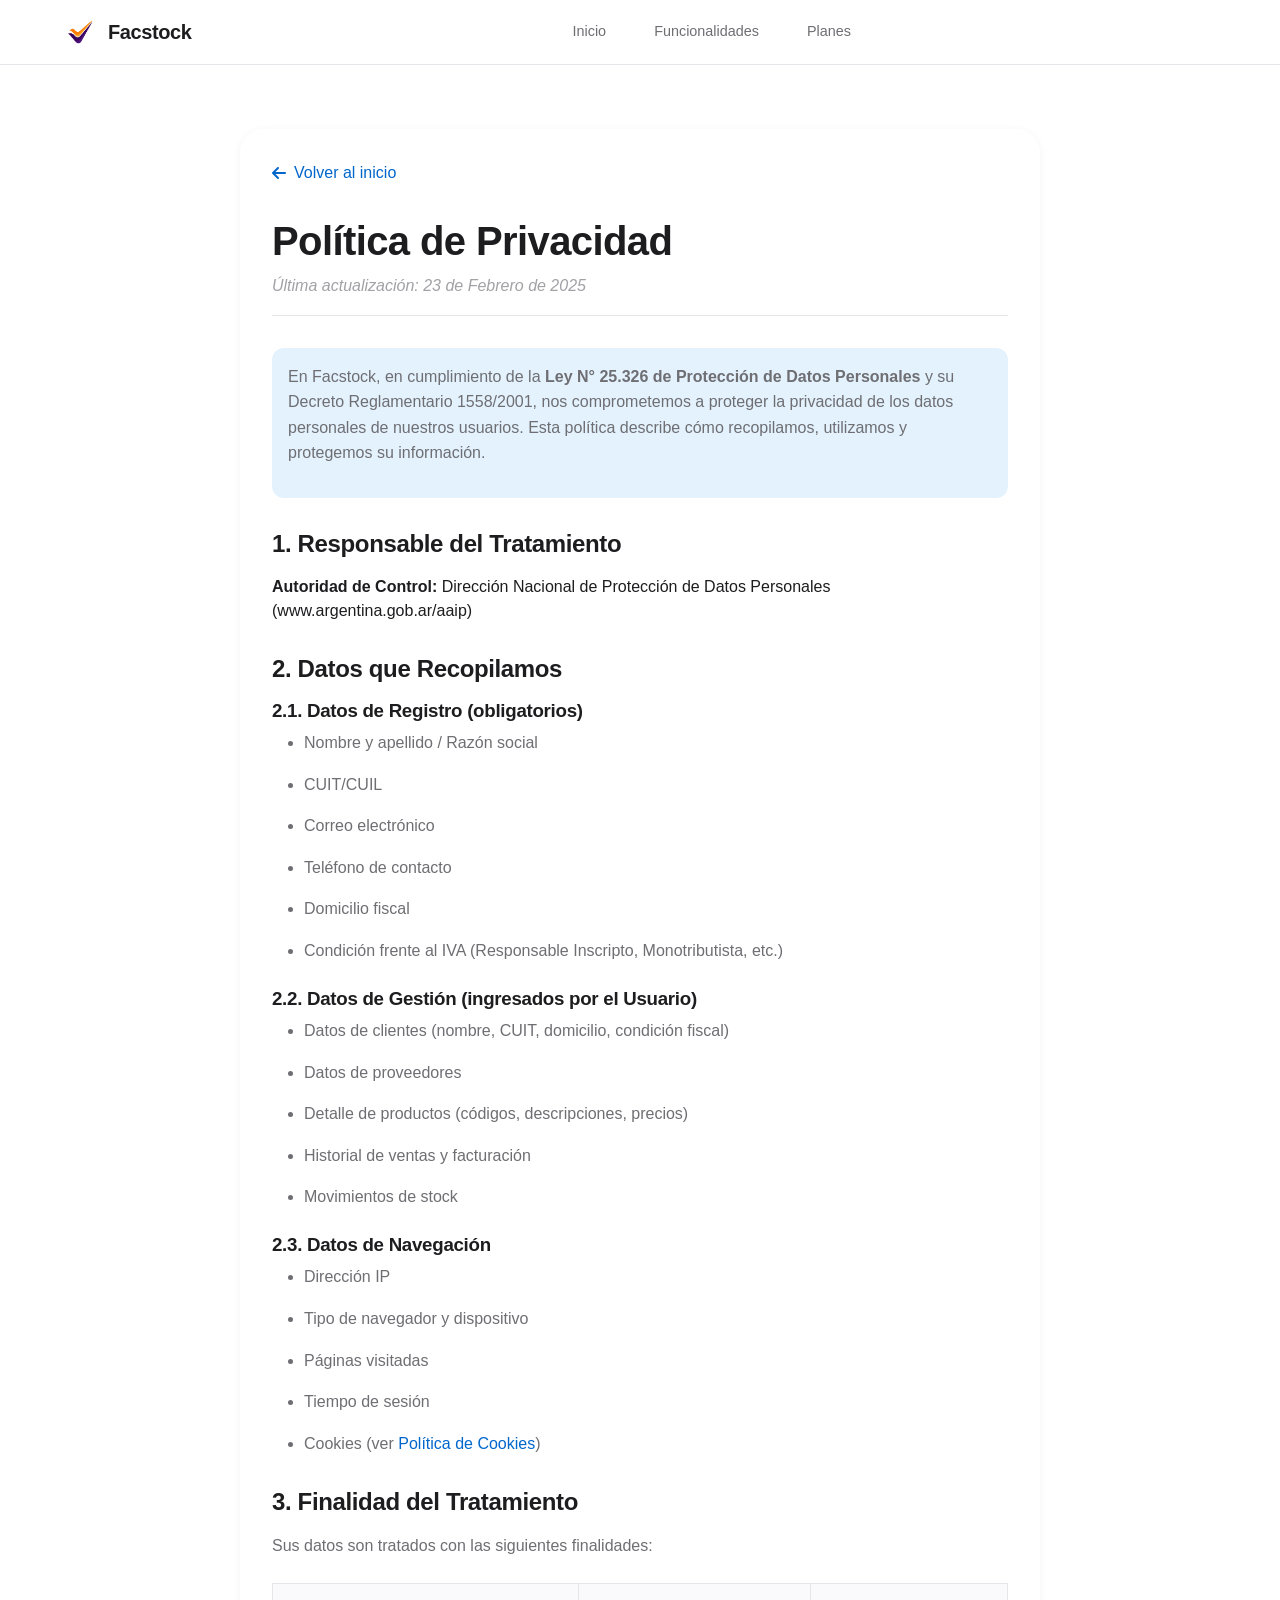
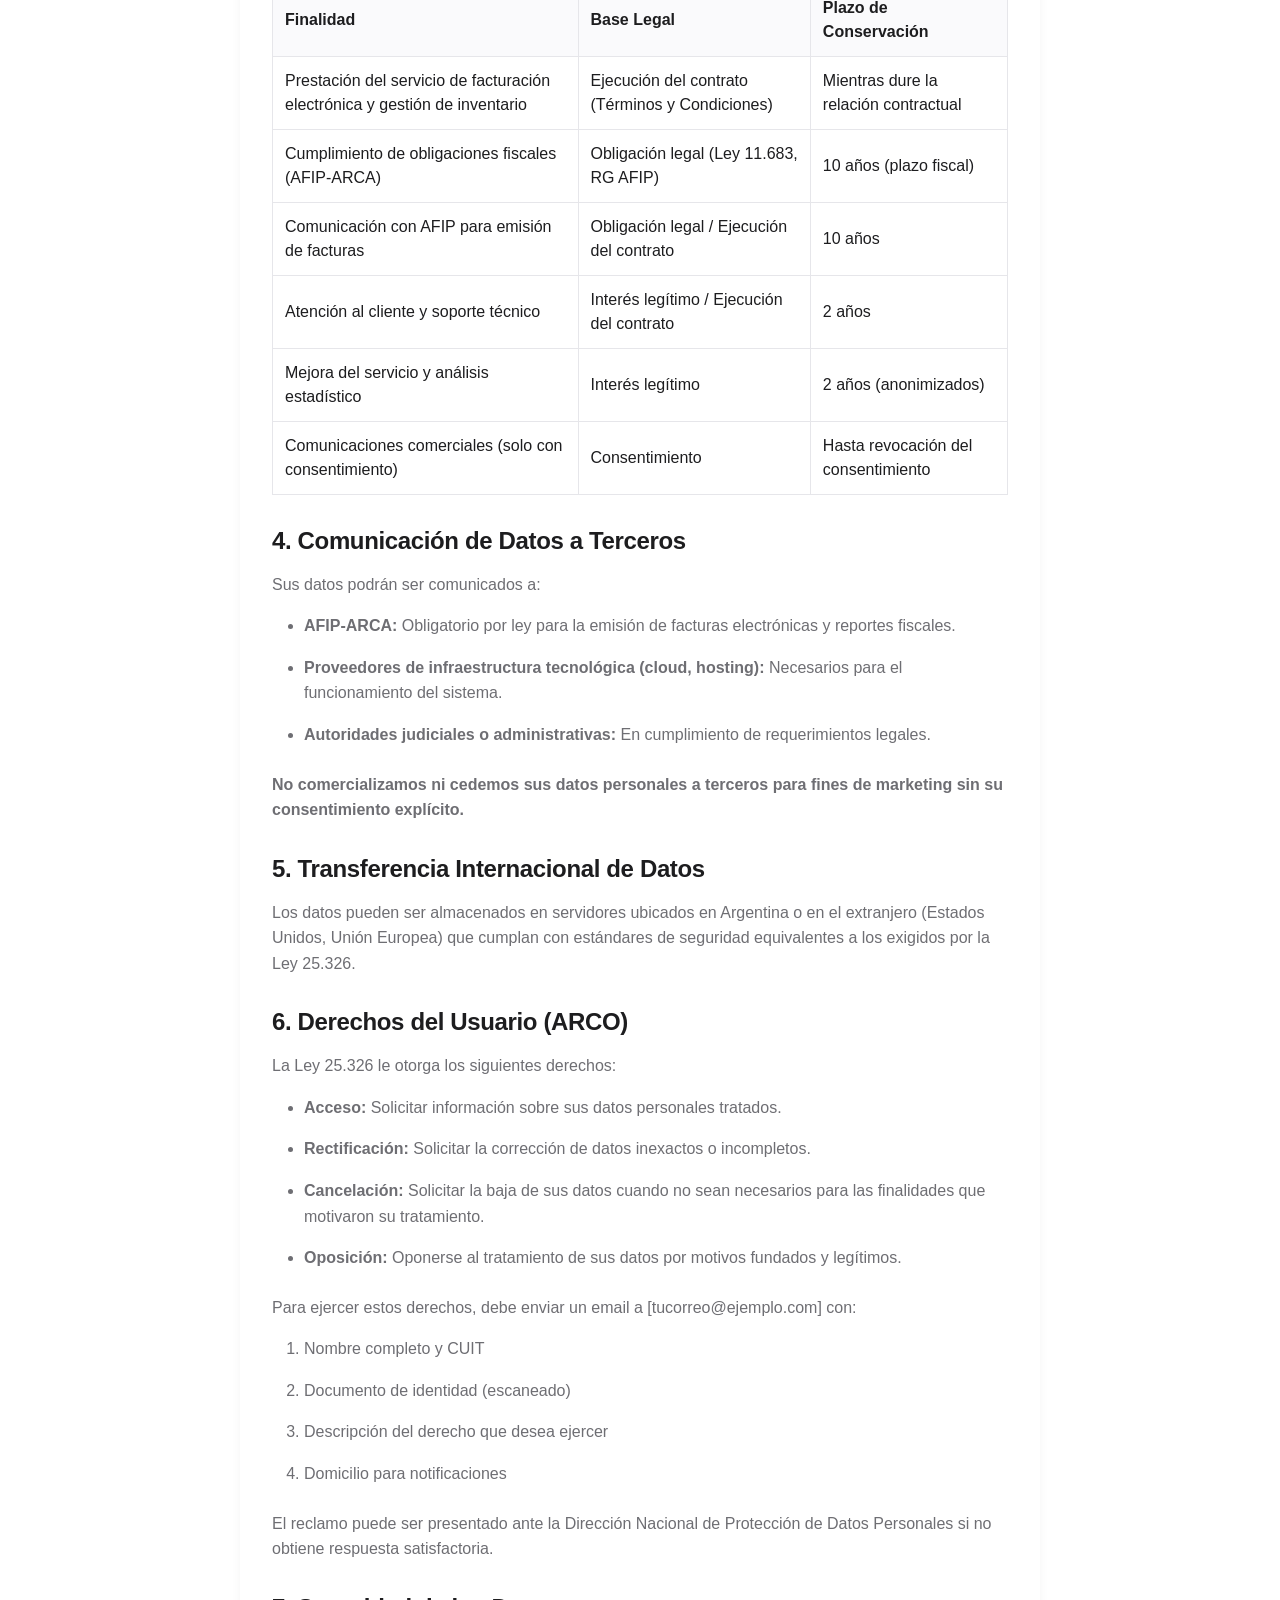
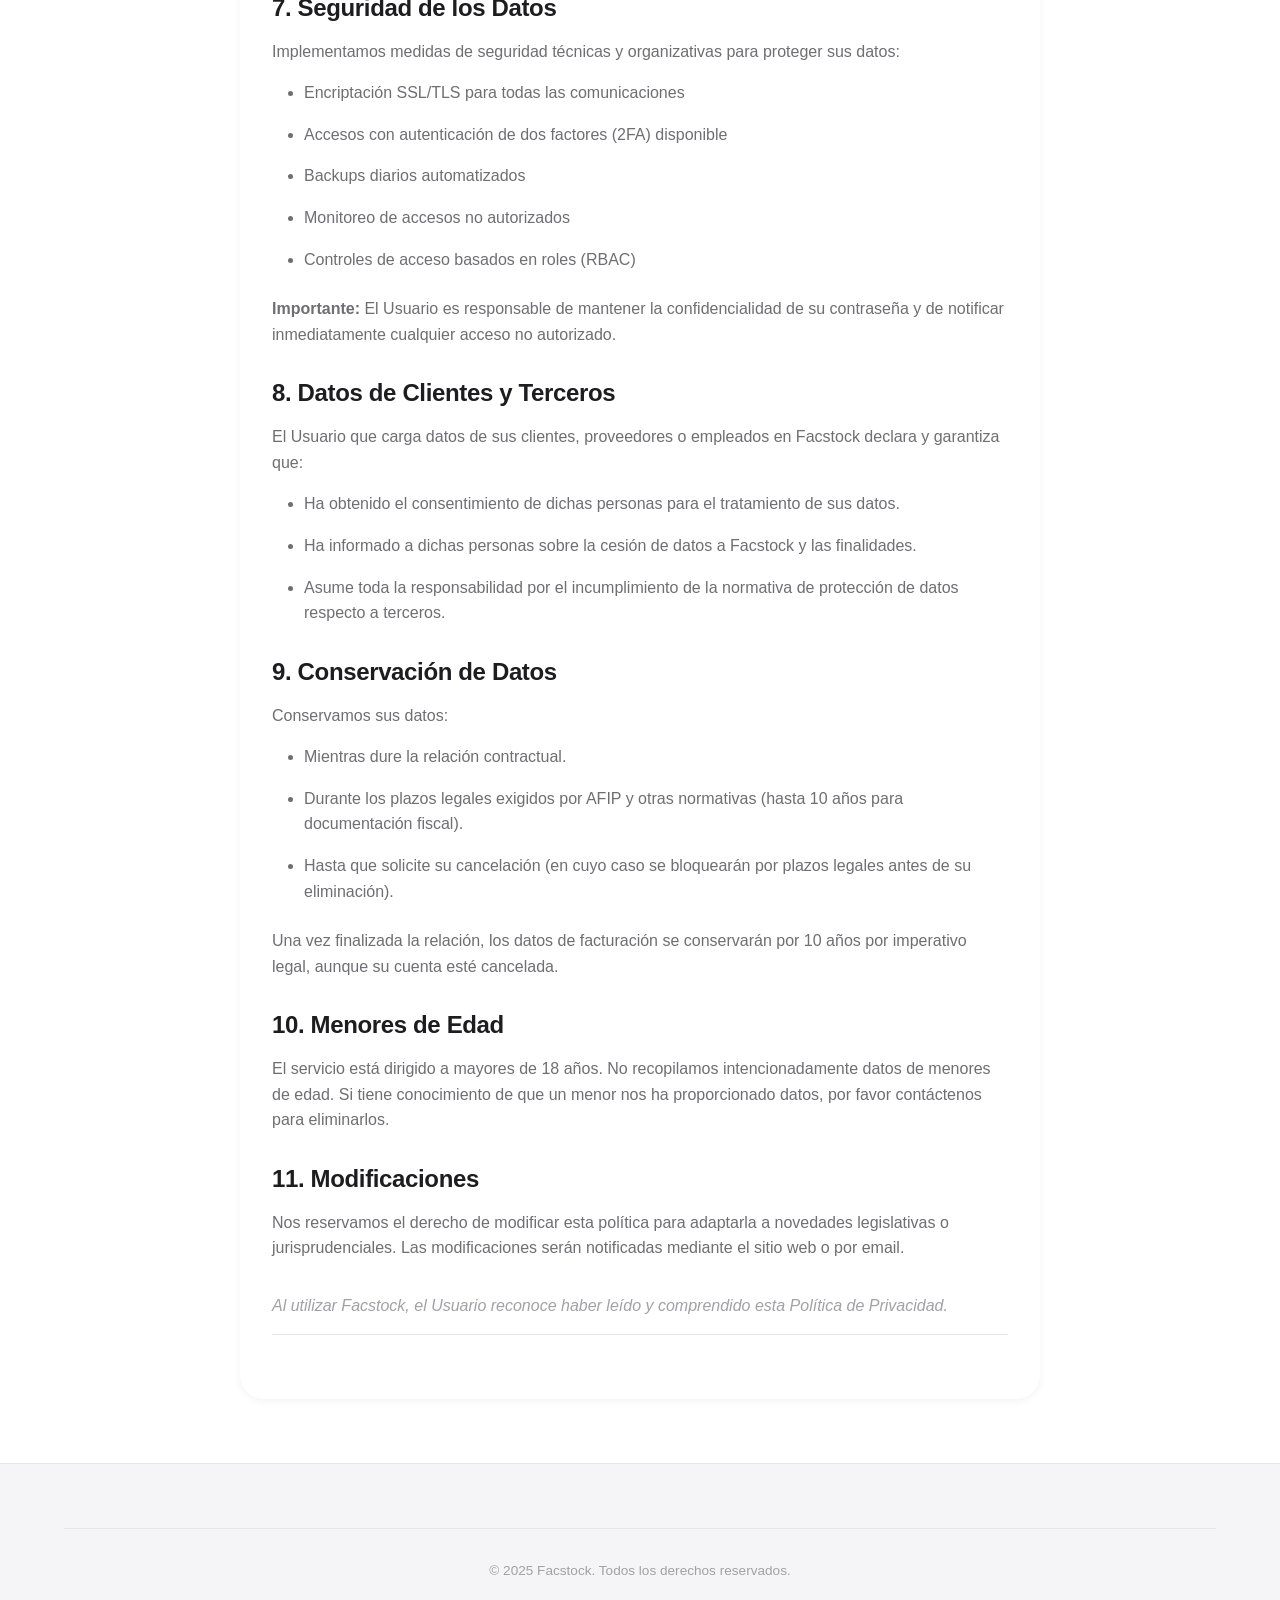
<file: politica-de-privacidad.html>
<!DOCTYPE html>
<html lang="es">
<head>
    <meta charset="UTF-8">
    <meta name="viewport" content="width=device-width, initial-scale=1.0">
    <title>Política de Privacidad | Facstock - Protección de Datos Argentina</title>
    <meta name="description" content="Política de privacidad de Facstock. Conoce cómo protegemos tus datos personales en cumplimiento de la Ley 25.326 de Protección de Datos Personales de Argentina.">
    <meta name="keywords" content="política privacidad facstock, protección datos personales argentina, ley 25326, derechos ARCO, datos personales software facturación">
    <meta name="author" content="Facstock">
    <meta name="robots" content="index, follow">
    <link rel="canonical" href="https://facstock.com/politica-de-privacidad.html">
    
    <!-- Open Graph / Facebook -->
    <meta property="og:type" content="website">
    <meta property="og:url" content="https://facstock.com/politica-de-privacidad.html">
    <meta property="og:title" content="Política de Privacidad - Facstock | Protección de Datos">
    <meta property="og:description" content="Información sobre el tratamiento de datos personales en Facstock, cumpliendo la Ley 25.326 Argentina.">
    <meta property="og:image" content="https://facstock.com/images/facstock-logo.webp">

    <!-- Twitter -->
    <meta property="twitter:card" content="summary_large_image">
    <meta property="twitter:url" content="https://facstock.com/politica-de-privacidad.html">
    <meta property="twitter:title" content="Política de Privacidad - Facstock">
    <meta property="twitter:description" content="Conoce cómo protegemos tus datos en Facstock.">
    <meta property="twitter:image" content="https://facstock.com/images/facstock-logo.webp">

    <!-- Favicon -->
    <link rel="icon" type="image/png" sizes="32x32" href="images/facstock-logo.webp">
    <link rel="icon" type="image/png" sizes="16x16" href="images/facstock-logo.webp">
    <link rel="apple-touch-icon" href="images/facstock-logo.webp">

    <!-- Preload critical resources -->
    <link rel="preload" href="css/main.css" as="style">
    <link rel="preload" href="https://cdnjs.cloudflare.com/ajax/libs/font-awesome/6.0.0/css/all.min.css" as="style">
    
    <!-- Stylesheets -->
    <link rel="stylesheet" href="css/main.css">
    <link href="https://cdnjs.cloudflare.com/ajax/libs/font-awesome/6.0.0/css/all.min.css" rel="stylesheet">

    <!-- Structured Data -->
    <script type="application/ld+json">
    {
      "@context": "https://schema.org",
      "@type": "PrivacyPolicy",
      "name": "Política de Privacidad de Facstock",
      "description": "Política de privacidad y protección de datos del sistema Facstock",
      "url": "https://facstock.com/politica-de-privacidad.html",
      "provider": {
        "@type": "Organization",
        "name": "Facstock",
        "url": "https://facstock.com"
      },
      "inLanguage": "es",
      "dateModified": "2025-02-23"
    }
    </script>
    <link href="https://cdnjs.cloudflare.com/ajax/libs/font-awesome/6.0.0/css/all.min.css" rel="stylesheet">
    <style>
        .legal-content {
            max-width: 800px;
            margin: 4rem auto;
            padding: 2rem;
            background: var(--bg-primary);
            border-radius: 24px;
            box-shadow: var(--shadow);
        }
        .legal-content h1 {
            font-size: 2.5rem;
            margin-bottom: 0.5rem;
        }
        .legal-content h2 {
            font-size: 1.5rem;
            margin: 2rem 0 1rem;
        }
        .legal-content p, .legal-content li {
            color: var(--text-secondary);
            line-height: 1.6;
            margin-bottom: 1rem;
        }
        .legal-content ul, .legal-content ol {
            margin-left: 2rem;
            margin-bottom: 1.5rem;
        }
        .legal-content .last-updated {
            color: var(--text-muted);
            font-style: italic;
            margin-bottom: 2rem;
            padding-bottom: 1rem;
            border-bottom: 1px solid var(--border-light);
        }
        .legal-content .highlight {
            background: var(--accent-light);
            padding: 1rem;
            border-radius: 12px;
        }
        .back-link {
            display: inline-flex;
            align-items: center;
            gap: 0.5rem;
            margin-bottom: 2rem;
            color: var(--accent-color);
        }
        table {
            width: 100%;
            border-collapse: collapse;
            margin: 1.5rem 0;
        }
        th, td {
            border: 1px solid var(--border-light);
            padding: 0.75rem;
            text-align: left;
        }
        th {
            background: var(--bg-muted);
        }
    </style>
</head>
<body>
    <header class="header">
        <div class="container">
            <div class="header-content">
                <a href="index.html" class="logo">
                    <img src="images/facstock-logo.png" alt="Facstock" class="logo-img">
                    <span class="logo-text">Facstock</span>
                </a>
                <nav class="nav-desktop">
                    <a href="index.html#inicio" class="nav-link">Inicio</a>
                    <a href="index.html#funcionalidades" class="nav-link">Funcionalidades</a>
                    <a href="index.html#precios" class="nav-link">Planes</a>
                </nav>
            </div>
        </div>
    </header>

    <main class="legal-content">
        <a href="index.html" class="back-link"><i class="fas fa-arrow-left"></i> Volver al inicio</a>
        
        <h1>Política de Privacidad</h1>
        <p class="last-updated">Última actualización: 23 de Febrero de 2025</p>

        <div class="highlight">
            <p>En Facstock, en cumplimiento de la <strong>Ley N° 25.326 de Protección de Datos Personales</strong> y su Decreto Reglamentario 1558/2001, nos comprometemos a proteger la privacidad de los datos personales de nuestros usuarios. Esta política describe cómo recopilamos, utilizamos y protegemos su información.</p>
        </div>

        <h2>1. Responsable del Tratamiento</h2>
       <!-- <p><strong>Titular:</strong> Tomás Barros<br>
        <strong>Domicilio:</strong> Provincia de Catamarca, Argentina<br>
        <strong>CUIT:</strong> 20-43781370-2<br>
        <strong>Contacto:</strong> <a href="https://wa.me/5493834901162">+54 9 383 490-1162</a> <br>-->
        <strong>Autoridad de Control:</strong> Dirección Nacional de Protección de Datos Personales (www.argentina.gob.ar/aaip)</p>

        <h2>2. Datos que Recopilamos</h2>
        
        <h3>2.1. Datos de Registro (obligatorios)</h3>
        <ul>
            <li>Nombre y apellido / Razón social</li>
            <li>CUIT/CUIL</li>
            <li>Correo electrónico</li>
            <li>Teléfono de contacto</li>
            <li>Domicilio fiscal</li>
            <li>Condición frente al IVA (Responsable Inscripto, Monotributista, etc.)</li>
          <!--  <li>Ingresos Brutos (opcional)</li>-->
        </ul>

        <h3>2.2. Datos de Gestión (ingresados por el Usuario)</h3>
        <ul>
            <li>Datos de clientes (nombre, CUIT, domicilio, condición fiscal)</li>
            <li>Datos de proveedores</li>
            <li>Detalle de productos (códigos, descripciones, precios)</li>
            <li>Historial de ventas y facturación</li>
            <li>Movimientos de stock</li>
        </ul>

        <h3>2.3. Datos de Navegación</h3>
        <ul>
            <li>Dirección IP</li>
            <li>Tipo de navegador y dispositivo</li>
            <li>Páginas visitadas</li>
            <li>Tiempo de sesión</li>
            <li>Cookies (ver <a href="politica-de-cookies.html">Política de Cookies</a>)</li>
        </ul>

        <h2>3. Finalidad del Tratamiento</h2>
        <p>Sus datos son tratados con las siguientes finalidades:</p>
        <table>
            <tr>
                <th>Finalidad</th>
                <th>Base Legal</th>
                <th>Plazo de Conservación</th>
            </tr>
            <tr>
                <td>Prestación del servicio de facturación electrónica y gestión de inventario</td>
                <td>Ejecución del contrato (Términos y Condiciones)</td>
                <td>Mientras dure la relación contractual</td>
            </tr>
            <tr>
                <td>Cumplimiento de obligaciones fiscales (AFIP-ARCA)</td>
                <td>Obligación legal (Ley 11.683, RG AFIP)</td>
                <td>10 años (plazo fiscal)</td>
            </tr>
            <tr>
                <td>Comunicación con AFIP para emisión de facturas</td>
                <td>Obligación legal / Ejecución del contrato</td>
                <td>10 años</td>
            </tr>
            <tr>
                <td>Atención al cliente y soporte técnico</td>
                <td>Interés legítimo / Ejecución del contrato</td>
                <td>2 años</td>
            </tr>
            <tr>
                <td>Mejora del servicio y análisis estadístico</td>
                <td>Interés legítimo</td>
                <td>2 años (anonimizados)</td>
            </tr>
            <tr>
                <td>Comunicaciones comerciales (solo con consentimiento)</td>
                <td>Consentimiento</td>
                <td>Hasta revocación del consentimiento</td>
            </tr>
        </table>

        <h2>4. Comunicación de Datos a Terceros</h2>
        <p>Sus datos podrán ser comunicados a:</p>
        <ul>
            <li><strong>AFIP-ARCA:</strong> Obligatorio por ley para la emisión de facturas electrónicas y reportes fiscales.</li>
            <li><strong>Proveedores de infraestructura tecnológica (cloud, hosting):</strong> Necesarios para el funcionamiento del sistema.</li>
            <li><strong>Autoridades judiciales o administrativas:</strong> En cumplimiento de requerimientos legales.</li>
        </ul>
        <p><strong>No comercializamos ni cedemos sus datos personales a terceros para fines de marketing sin su consentimiento explícito.</strong></p>

        <h2>5. Transferencia Internacional de Datos</h2>
        <p>Los datos pueden ser almacenados en servidores ubicados en Argentina o en el extranjero (Estados Unidos, Unión Europea) que cumplan con estándares de seguridad equivalentes a los exigidos por la Ley 25.326.</p>

        <h2>6. Derechos del Usuario (ARCO)</h2>
        <p>La Ley 25.326 le otorga los siguientes derechos:</p>
        <ul>
            <li><strong>Acceso:</strong> Solicitar información sobre sus datos personales tratados.</li>
            <li><strong>Rectificación:</strong> Solicitar la corrección de datos inexactos o incompletos.</li>
            <li><strong>Cancelación:</strong> Solicitar la baja de sus datos cuando no sean necesarios para las finalidades que motivaron su tratamiento.</li>
            <li><strong>Oposición:</strong> Oponerse al tratamiento de sus datos por motivos fundados y legítimos.</li>
        </ul>
        <p>Para ejercer estos derechos, debe enviar un email a [tucorreo@ejemplo.com] con:</p>
        <ol>
            <li>Nombre completo y CUIT</li>
            <li>Documento de identidad (escaneado)</li>
            <li>Descripción del derecho que desea ejercer</li>
            <li>Domicilio para notificaciones</li>
        </ol>
        <p>El reclamo puede ser presentado ante la Dirección Nacional de Protección de Datos Personales si no obtiene respuesta satisfactoria.</p>

        <h2>7. Seguridad de los Datos</h2>
        <p>Implementamos medidas de seguridad técnicas y organizativas para proteger sus datos:</p>
        <ul>
            <li>Encriptación SSL/TLS para todas las comunicaciones</li>
            <li>Accesos con autenticación de dos factores (2FA) disponible</li>
            <li>Backups diarios automatizados</li>
            <li>Monitoreo de accesos no autorizados</li>
            <li>Controles de acceso basados en roles (RBAC)</li>
        </ul>
        <p><strong>Importante:</strong> El Usuario es responsable de mantener la confidencialidad de su contraseña y de notificar inmediatamente cualquier acceso no autorizado.</p>

        <h2>8. Datos de Clientes y Terceros</h2>
        <p>El Usuario que carga datos de sus clientes, proveedores o empleados en Facstock declara y garantiza que:</p>
        <ul>
            <li>Ha obtenido el consentimiento de dichas personas para el tratamiento de sus datos.</li>
            <li>Ha informado a dichas personas sobre la cesión de datos a Facstock y las finalidades.</li>
            <li>Asume toda la responsabilidad por el incumplimiento de la normativa de protección de datos respecto a terceros.</li>
        </ul>

        <h2>9. Conservación de Datos</h2>
        <p>Conservamos sus datos:</p>
        <ul>
            <li>Mientras dure la relación contractual.</li>
            <li>Durante los plazos legales exigidos por AFIP y otras normativas (hasta 10 años para documentación fiscal).</li>
            <li>Hasta que solicite su cancelación (en cuyo caso se bloquearán por plazos legales antes de su eliminación).</li>
        </ul>
        <p>Una vez finalizada la relación, los datos de facturación se conservarán por 10 años por imperativo legal, aunque su cuenta esté cancelada.</p>

        <h2>10. Menores de Edad</h2>
        <p>El servicio está dirigido a mayores de 18 años. No recopilamos intencionadamente datos de menores de edad. Si tiene conocimiento de que un menor nos ha proporcionado datos, por favor contáctenos para eliminarlos.</p>

        <h2>11. Modificaciones</h2>
        <p>Nos reservamos el derecho de modificar esta política para adaptarla a novedades legislativas o jurisprudenciales. Las modificaciones serán notificadas mediante el sitio web o por email.</p>
<!--
        <h2>12. Contacto para temas de Privacidad</h2>
        <p>Para cualquier consulta relacionada con privacidad y protección de datos:</p>
        <ul>
            <li><i class="fas fa-envelope"></i> Email: [tucorreo@ejemplo.com] (asunto: "Privacidad")</li>
            <li><i class="fab fa-whatsapp"></i> WhatsApp: <a href="https://wa.me/5493834901162">+54 9 383 490-1162</a></li>
        </ul>
-->
        <p class="last-updated" style="margin-top: 2rem;">Al utilizar Facstock, el Usuario reconoce haber leído y comprendido esta Política de Privacidad.</p>
    </main>

    <footer class="footer">
        <div class="container">
            <div class="footer-bottom">
                <p>&copy; 2025 Facstock. Todos los derechos reservados.</p>
            </div>
        </div>
    </footer>
</body>
</html>
</file>
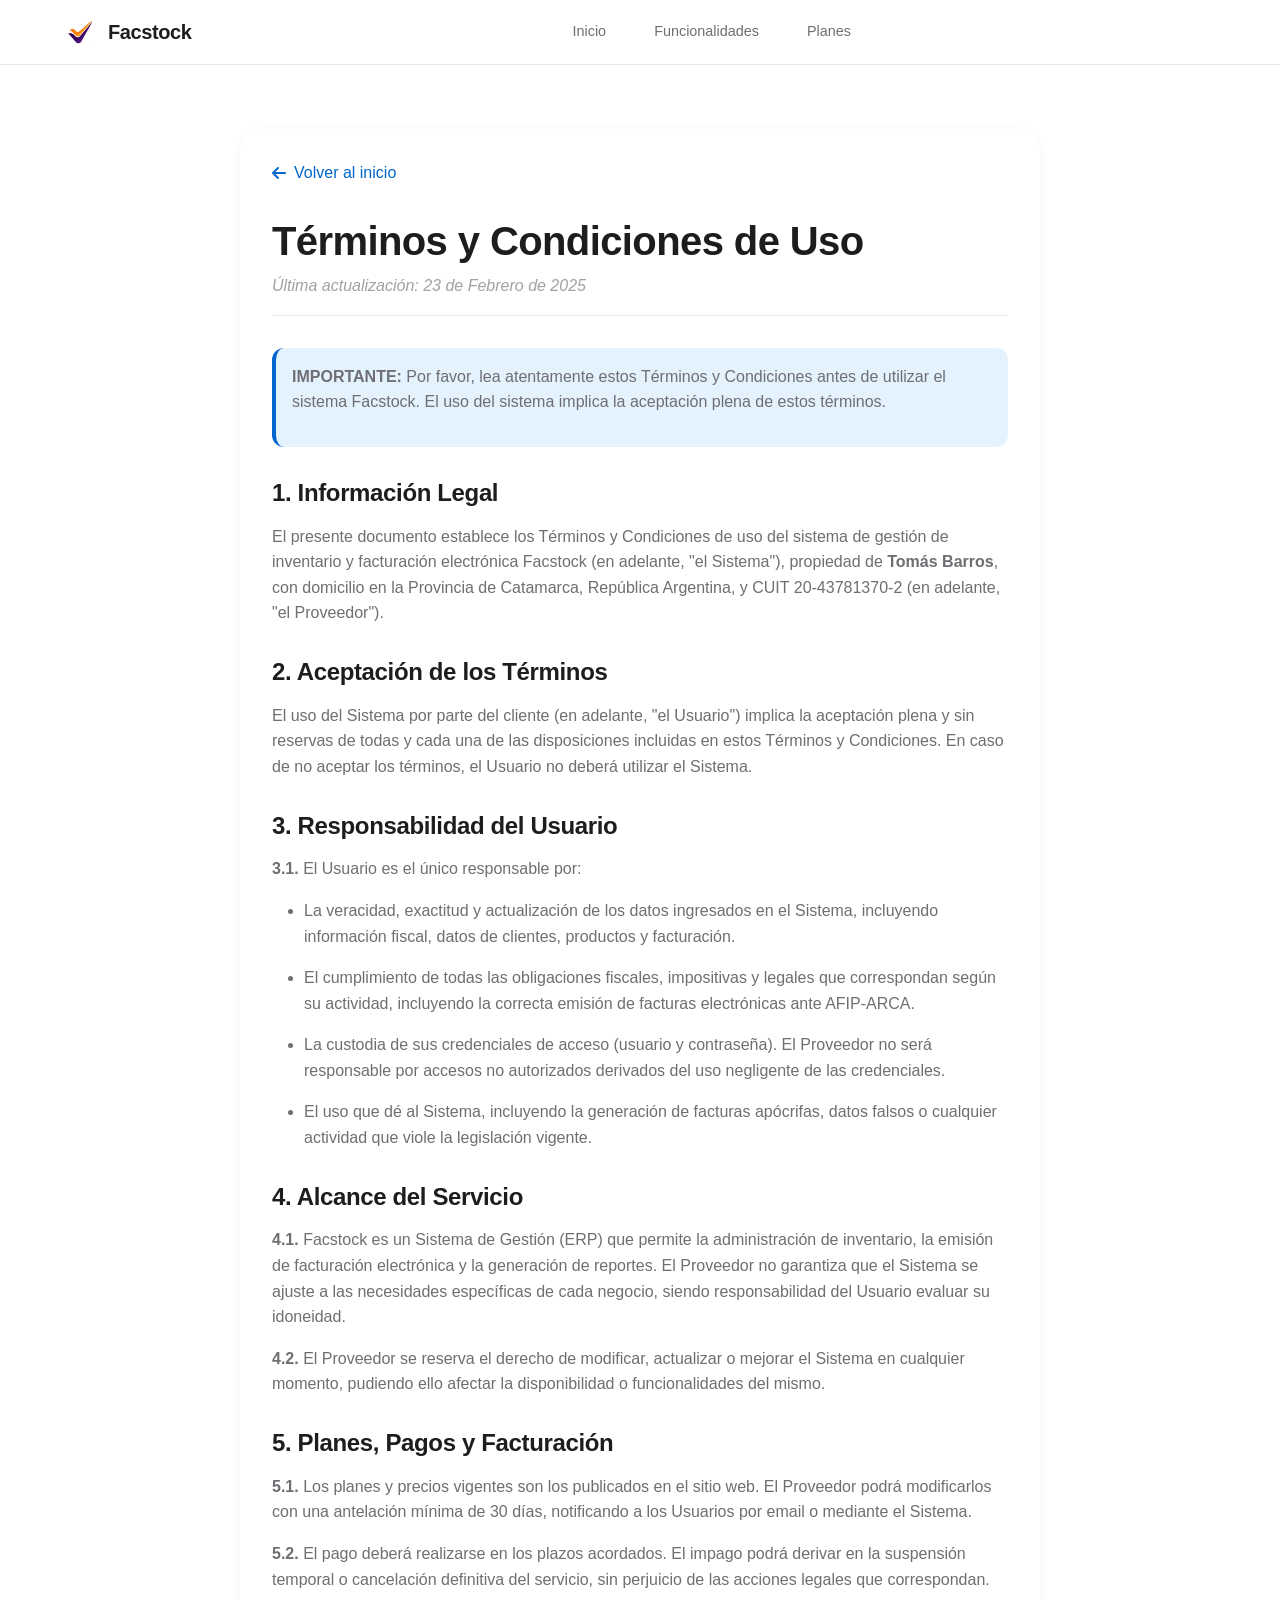
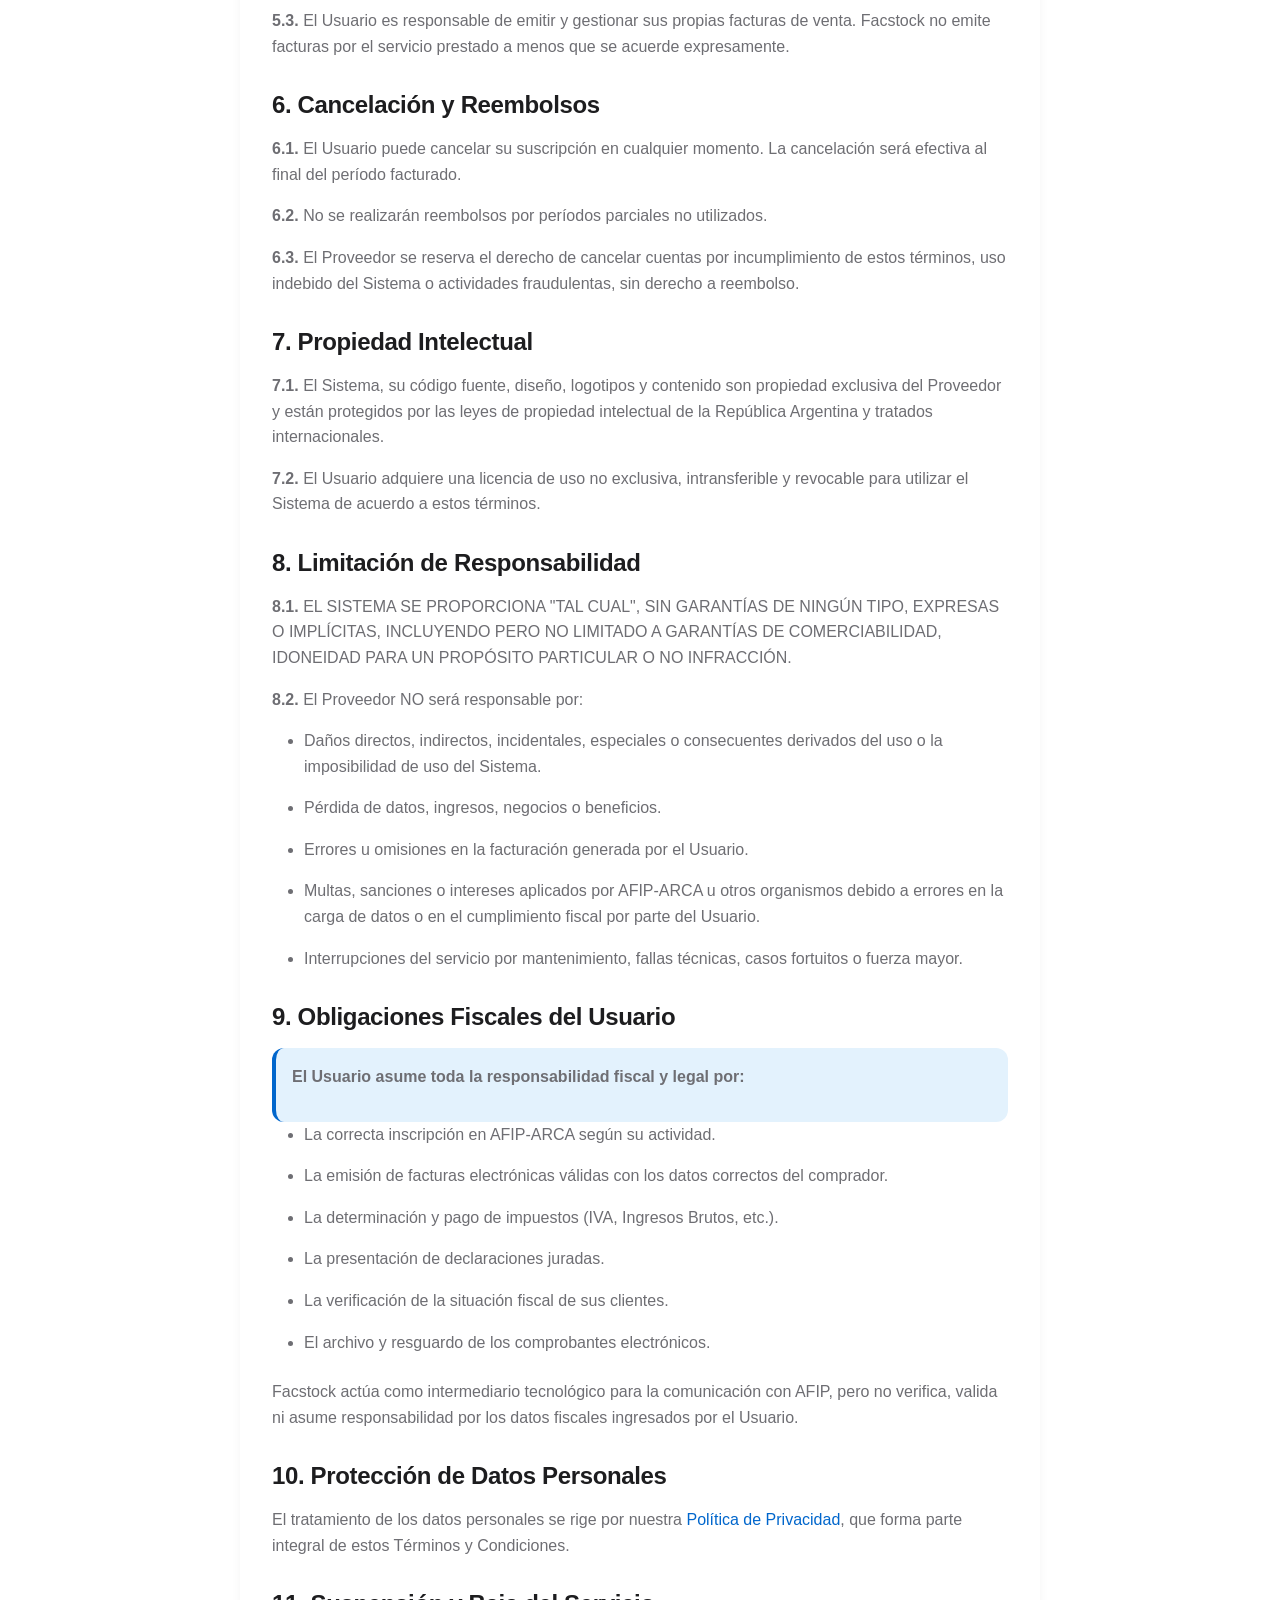
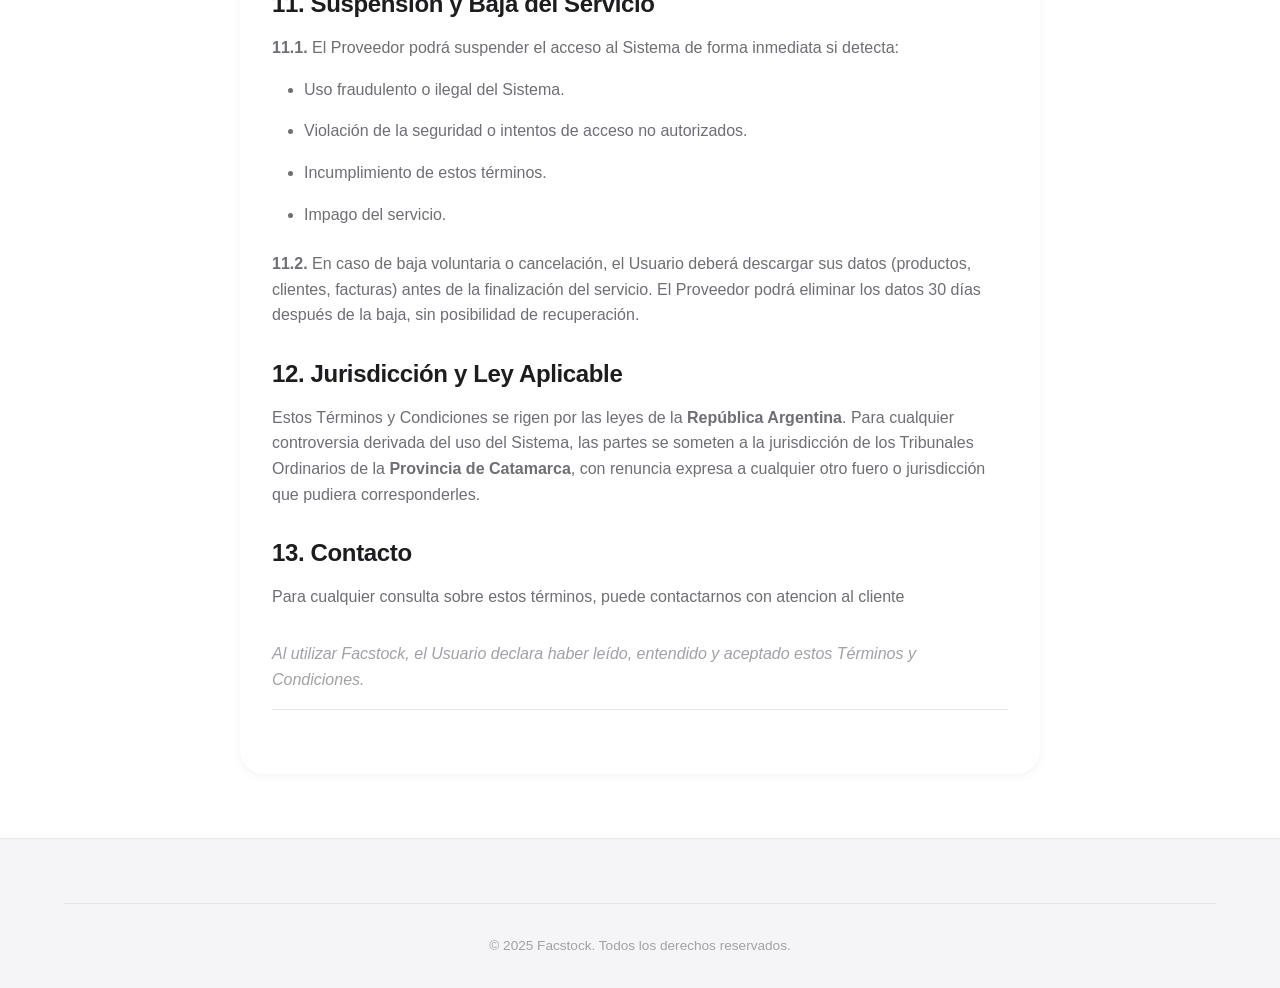
<file: terminos-y-condiciones.html>
<!DOCTYPE html>
<html lang="es">
<head>
    <meta charset="UTF-8">
    <meta name="viewport" content="width=device-width, initial-scale=1.0">
    <meta charset="UTF-8">
    <title>Términos y Condiciones | Facstock - Sistema de Facturación AFIP</title>
    <meta name="description" content="Términos y condiciones de uso del sistema de gestión y facturación electrónica Facstock. Información legal sobre responsabilidades, pagos y uso del servicio en Argentina.">
    <meta name="keywords" content="términos y condiciones facstock, condiciones de uso software argentina, términos servicio facturación, contrato licencia software">
    <meta name="author" content="Facstock">
    <meta name="robots" content="index, follow">
    <link rel="canonical" href="https://facstock.com/terminos-y-condiciones.html">
    
    <!-- Open Graph / Facebook -->
    <meta property="og:type" content="website">
    <meta property="og:url" content="https://facstock.com/terminos-y-condiciones.html">
    <meta property="og:title" content="Términos y Condiciones - Facstock | Sistema de Gestión y Facturación">
    <meta property="og:description" content="Conoce los términos y condiciones del servicio Facstock. Información legal sobre responsabilidades, planes y uso del sistema.">
    <meta property="og:image" content="https://facstock.com/images/facstock-logo.webp">

    <!-- Twitter -->
    <meta property="twitter:card" content="summary_large_image">
    <meta property="twitter:url" content="https://facstock.com/terminos-y-condiciones.html">
    <meta property="twitter:title" content="Términos y Condiciones - Facstock">
    <meta property="twitter:description" content="Información legal y términos de uso del sistema Facstock para Argentina.">
    <meta property="twitter:image" content="https://facstock.com/images/facstock-logo.webp">

    <!-- Favicon -->
    <link rel="icon" type="image/webp" sizes="32x32" href="images/facstock-logo.webp">
    <link rel="icon" type="image/webp" sizes="16x16" href="images/facstock-logo.webp">
    <link rel="apple-touch-icon" href="images/facstock-logo.webp">

    <!-- Preload critical resources -->
    <link rel="preload" href="css/main.css" as="style">
    <link rel="preload" href="https://cdnjs.cloudflare.com/ajax/libs/font-awesome/6.0.0/css/all.min.css" as="style">
    
    <!-- Stylesheets -->
    <link rel="stylesheet" href="css/main.css">
    <link href="https://cdnjs.cloudflare.com/ajax/libs/font-awesome/6.0.0/css/all.min.css" rel="stylesheet">

    <!-- Structured Data - Legal Document -->
    <script type="application/ld+json">
    {
      "@context": "https://schema.org",
      "@type": "LegalService",
      "name": "Facstock - Términos y Condiciones",
      "description": "Documento legal que establece los términos de uso del sistema Facstock",
      "url": "https://facstock.com/terminos-y-condiciones.html",
      "provider": {
        "@type": "Organization",
        "name": "Facstock",
        "url": "https://facstock.com"
      },
      "inLanguage": "es",
      "isAccessibleForFree": true,
      "dateModified": "2025-02-23"
    }
    </script>
    <link href="https://cdnjs.cloudflare.com/ajax/libs/font-awesome/6.0.0/css/all.min.css" rel="stylesheet">
    <style>
        .legal-content {
            max-width: 800px;
            margin: 4rem auto;
            padding: 2rem;
            background: var(--bg-primary);
            border-radius: 24px;
            box-shadow: var(--shadow);
        }
        .legal-content h1 {
            font-size: 2.5rem;
            margin-bottom: 0.5rem;
        }
        .legal-content h2 {
            font-size: 1.5rem;
            margin: 2rem 0 1rem;
            color: var(--text-primary);
        }
        .legal-content p, .legal-content li {
            color: var(--text-secondary);
            line-height: 1.6;
            margin-bottom: 1rem;
        }
        .legal-content ul, .legal-content ol {
            margin-left: 2rem;
            margin-bottom: 1.5rem;
        }
        .legal-content .last-updated {
            color: var(--text-muted);
            font-style: italic;
            margin-bottom: 2rem;
            padding-bottom: 1rem;
            border-bottom: 1px solid var(--border-light);
        }
        .legal-content .important {
            background: var(--accent-light);
            padding: 1rem;
            border-radius: 12px;
            border-left: 4px solid var(--accent-color);
        }
        .back-link {
            display: inline-flex;
            align-items: center;
            gap: 0.5rem;
            margin-bottom: 2rem;
            color: var(--accent-color);
        }
    </style>
</head>
<body>
    <header class="header">
        <div class="container">
            <div class="header-content">
                <a href="index.html" class="logo">
                    <img src="images/facstock-logo.png" alt="Facstock" class="logo-img">
                    <span class="logo-text">Facstock</span>
                </a>
                <nav class="nav-desktop">
                    <a href="index.html#inicio" class="nav-link">Inicio</a>
                    <a href="index.html#funcionalidades" class="nav-link">Funcionalidades</a>
                    <a href="index.html#precios" class="nav-link">Planes</a>
                </nav>
            </div>
        </div>
    </header>

    <main class="legal-content">
        <a href="index.html" class="back-link"><i class="fas fa-arrow-left"></i> Volver al inicio</a>
        
        <h1>Términos y Condiciones de Uso</h1>
        <p class="last-updated">Última actualización: 23 de Febrero de 2025</p>

        <div class="important">
            <p><strong>IMPORTANTE:</strong> Por favor, lea atentamente estos Términos y Condiciones antes de utilizar el sistema Facstock. El uso del sistema implica la aceptación plena de estos términos.</p>
        </div>

        <h2>1. Información Legal</h2>
        <p>El presente documento establece los Términos y Condiciones de uso del sistema de gestión de inventario y facturación electrónica Facstock (en adelante, "el Sistema"), propiedad de <strong>Tomás Barros</strong>, con domicilio en la Provincia de Catamarca, República Argentina, y CUIT 20-43781370-2 (en adelante, "el Proveedor").</p>

        <h2>2. Aceptación de los Términos</h2>
        <p>El uso del Sistema por parte del cliente (en adelante, "el Usuario") implica la aceptación plena y sin reservas de todas y cada una de las disposiciones incluidas en estos Términos y Condiciones. En caso de no aceptar los términos, el Usuario no deberá utilizar el Sistema.</p>

        <h2>3. Responsabilidad del Usuario</h2>
        <p><strong>3.1.</strong> El Usuario es el único responsable por:</p>
        <ul>
            <li>La veracidad, exactitud y actualización de los datos ingresados en el Sistema, incluyendo información fiscal, datos de clientes, productos y facturación.</li>
            <li>El cumplimiento de todas las obligaciones fiscales, impositivas y legales que correspondan según su actividad, incluyendo la correcta emisión de facturas electrónicas ante AFIP-ARCA.</li>
            <li>La custodia de sus credenciales de acceso (usuario y contraseña). El Proveedor no será responsable por accesos no autorizados derivados del uso negligente de las credenciales.</li>
            <li>El uso que dé al Sistema, incluyendo la generación de facturas apócrifas, datos falsos o cualquier actividad que viole la legislación vigente.</li>
        </ul>

        <h2>4. Alcance del Servicio</h2>
        <p><strong>4.1.</strong> Facstock es un Sistema de Gestión (ERP) que permite la administración de inventario, la emisión de facturación electrónica y la generación de reportes. El Proveedor no garantiza que el Sistema se ajuste a las necesidades específicas de cada negocio, siendo responsabilidad del Usuario evaluar su idoneidad.</p>
        
        <p><strong>4.2.</strong> El Proveedor se reserva el derecho de modificar, actualizar o mejorar el Sistema en cualquier momento, pudiendo ello afectar la disponibilidad o funcionalidades del mismo.</p>

        <h2>5. Planes, Pagos y Facturación</h2>
        <p><strong>5.1.</strong> Los planes y precios vigentes son los publicados en el sitio web. El Proveedor podrá modificarlos con una antelación mínima de 30 días, notificando a los Usuarios por email o mediante el Sistema.</p>
        
        <p><strong>5.2.</strong> El pago deberá realizarse en los plazos acordados. El impago podrá derivar en la suspensión temporal o cancelación definitiva del servicio, sin perjuicio de las acciones legales que correspondan.</p>
        
        <p><strong>5.3.</strong> El Usuario es responsable de emitir y gestionar sus propias facturas de venta. Facstock no emite facturas por el servicio prestado a menos que se acuerde expresamente.</p>

        <h2>6. Cancelación y Reembolsos</h2>
        <p><strong>6.1.</strong> El Usuario puede cancelar su suscripción en cualquier momento. La cancelación será efectiva al final del período facturado.</p>
        
        <p><strong>6.2.</strong> No se realizarán reembolsos por períodos parciales no utilizados.</p>
        
        <p><strong>6.3.</strong> El Proveedor se reserva el derecho de cancelar cuentas por incumplimiento de estos términos, uso indebido del Sistema o actividades fraudulentas, sin derecho a reembolso.</p>

        <h2>7. Propiedad Intelectual</h2>
        <p><strong>7.1.</strong> El Sistema, su código fuente, diseño, logotipos y contenido son propiedad exclusiva del Proveedor y están protegidos por las leyes de propiedad intelectual de la República Argentina y tratados internacionales.</p>
        
        <p><strong>7.2.</strong> El Usuario adquiere una licencia de uso no exclusiva, intransferible y revocable para utilizar el Sistema de acuerdo a estos términos.</p>

        <h2>8. Limitación de Responsabilidad</h2>
        <p><strong>8.1.</strong> EL SISTEMA SE PROPORCIONA "TAL CUAL", SIN GARANTÍAS DE NINGÚN TIPO, EXPRESAS O IMPLÍCITAS, INCLUYENDO PERO NO LIMITADO A GARANTÍAS DE COMERCIABILIDAD, IDONEIDAD PARA UN PROPÓSITO PARTICULAR O NO INFRACCIÓN.</p>
        
        <p><strong>8.2.</strong> El Proveedor NO será responsable por:</p>
        <ul>
            <li>Daños directos, indirectos, incidentales, especiales o consecuentes derivados del uso o la imposibilidad de uso del Sistema.</li>
            <li>Pérdida de datos, ingresos, negocios o beneficios.</li>
            <li>Errores u omisiones en la facturación generada por el Usuario.</li>
            <li>Multas, sanciones o intereses aplicados por AFIP-ARCA u otros organismos debido a errores en la carga de datos o en el cumplimiento fiscal por parte del Usuario.</li>
            <li>Interrupciones del servicio por mantenimiento, fallas técnicas, casos fortuitos o fuerza mayor.</li>
        </ul>

        <h2>9. Obligaciones Fiscales del Usuario</h2>
        <div class="important">
            <p><strong>El Usuario asume toda la responsabilidad fiscal y legal por:</strong></p>
        </div>
        <ul>
            <li>La correcta inscripción en AFIP-ARCA según su actividad.</li>
            <li>La emisión de facturas electrónicas válidas con los datos correctos del comprador.</li>
            <li>La determinación y pago de impuestos (IVA, Ingresos Brutos, etc.).</li>
            <li>La presentación de declaraciones juradas.</li>
            <li>La verificación de la situación fiscal de sus clientes.</li>
            <li>El archivo y resguardo de los comprobantes electrónicos.</li>
        </ul>
        <p>Facstock actúa como intermediario tecnológico para la comunicación con AFIP, pero no verifica, valida ni asume responsabilidad por los datos fiscales ingresados por el Usuario.</p>

        <h2>10. Protección de Datos Personales</h2>
        <p>El tratamiento de los datos personales se rige por nuestra <a href="politica-de-privacidad.html">Política de Privacidad</a>, que forma parte integral de estos Términos y Condiciones.</p>

        <h2>11. Suspensión y Baja del Servicio</h2>
        <p><strong>11.1.</strong> El Proveedor podrá suspender el acceso al Sistema de forma inmediata si detecta:</p>
        <ul>
            <li>Uso fraudulento o ilegal del Sistema.</li>
            <li>Violación de la seguridad o intentos de acceso no autorizados.</li>
            <li>Incumplimiento de estos términos.</li>
            <li>Impago del servicio.</li>
        </ul>

        <p><strong>11.2.</strong> En caso de baja voluntaria o cancelación, el Usuario deberá descargar sus datos (productos, clientes, facturas) antes de la finalización del servicio. El Proveedor podrá eliminar los datos 30 días después de la baja, sin posibilidad de recuperación.</p>

        <h2>12. Jurisdicción y Ley Aplicable</h2>
        <p>Estos Términos y Condiciones se rigen por las leyes de la <strong>República Argentina</strong>. Para cualquier controversia derivada del uso del Sistema, las partes se someten a la jurisdicción de los Tribunales Ordinarios de la <strong>Provincia de Catamarca</strong>, con renuncia expresa a cualquier otro fuero o jurisdicción que pudiera corresponderles.</p>

        <h2>13. Contacto</h2>
        <p>Para cualquier consulta sobre estos términos, puede contactarnos con atencion al cliente</p>
       <!-- <ul>
            <li><i class="fab fa-whatsapp"></i> WhatsApp: <a href="https://wa.me/5493834901162">+54 9 383 490-1162</a></li>
            <li><i class="fas fa-envelope"></i> Email: [tucorreo@ejemplo.com]</li>
        </ul>
-->
        <p class="last-updated" style="margin-top: 2rem;">Al utilizar Facstock, el Usuario declara haber leído, entendido y aceptado estos Términos y Condiciones.</p>
    </main>

    <footer class="footer">
        <div class="container">
            <div class="footer-bottom">
                <p>&copy; 2025 Facstock. Todos los derechos reservados.</p>
            </div>
        </div>
    </footer>
</body>
</html>
</file>
<file: css/main.css>
/* SETTINGS */
@import url('settings/variables.css');

/* GENERIC */
@import url('generic/reset.css');

/* ELEMENTS */
@import url('elements/headings.css');
@import url('elements/links.css');

/* COMPONENTS */
@import url('components/buttons.css');
@import url('components/header.css');
@import url('components/hero.css');
@import url('components/benefits.css');
@import url('components/features.css');
@import url('components/pricing.css');
@import url('components/faq.css');
@import url('components/cta.css');
@import url('components/footer.css');

/* UTILITIES */
@import url('utilities/accessibility.css');
@import url('utilities/animations.css');
@import url('utilities/responsive.css');
@import url('utilities/print.css');
@import url('utilities/theme.css');
</file>
